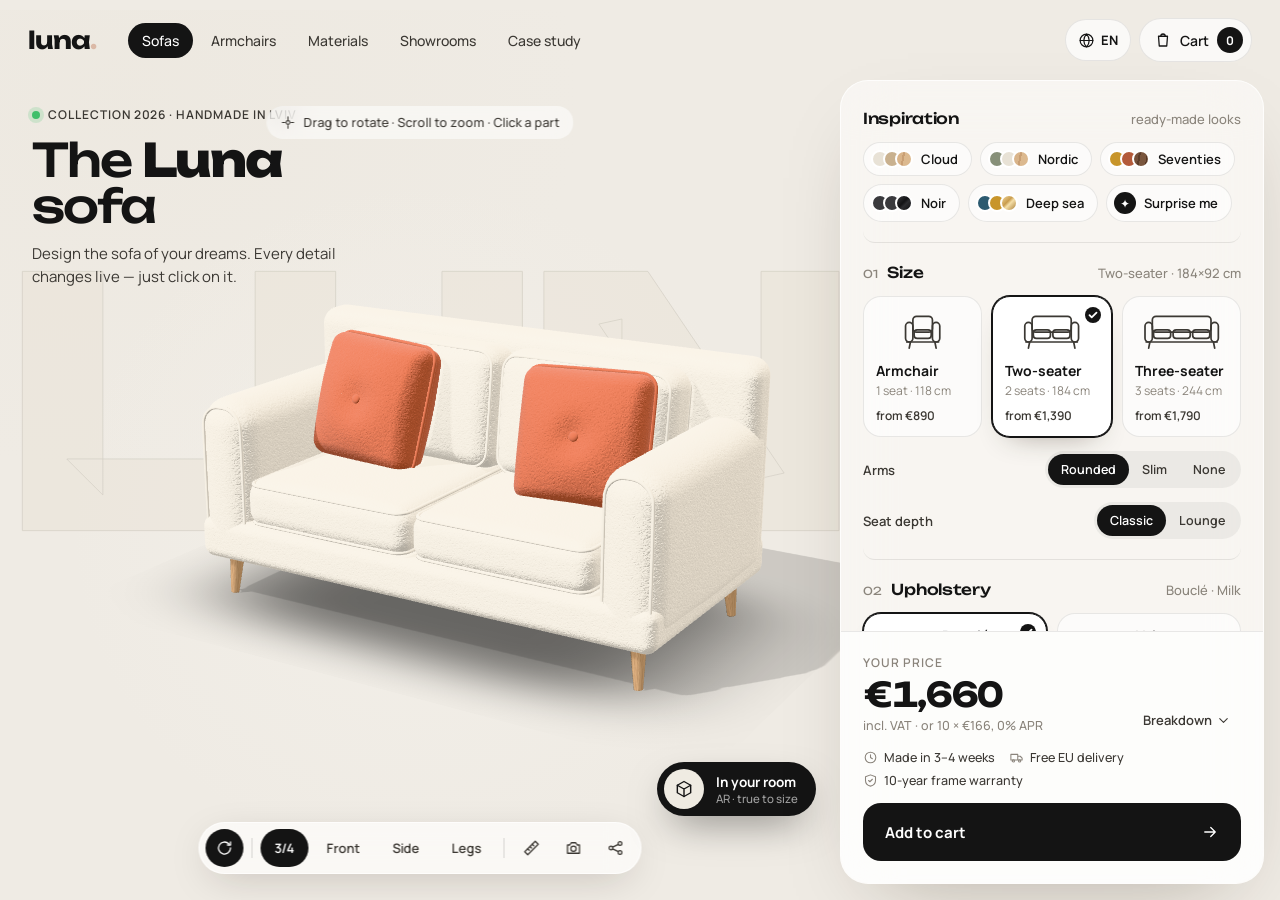
<file: index.html>
<!doctype html>
<html lang="en">
<head>
  <meta charset="utf-8" />
  <meta name="viewport" content="width=device-width, initial-scale=1, viewport-fit=cover" />
  <title data-i18n="meta.sofas.title">Luna — 3D sofa configurator</title>
  <meta name="description" data-i18n-attr="content:meta.sofas.desc" content="Design your Luna sofa in 3D: size, fabric, colour, legs and details — the price updates instantly." />
  <meta property="og:type" content="website" />
  <meta property="og:title" content="Luna — 3D sofa configurator" />
  <meta property="og:description" content="Change size, fabric, colour and legs — the price updates as you go. Try it in your room with AR." />
  <meta property="og:image" content="https://sek1rovich.github.io/luna-configurator/assets/og.png" />
  <meta name="twitter:card" content="summary_large_image" />
  <meta property="og:url" content="https://sek1rovich.github.io/luna-configurator/" />
  <link rel="canonical" href="https://sek1rovich.github.io/luna-configurator/" />
  <meta name="theme-color" content="#efebe4" />
  <link rel="icon" href="assets/favicon.svg" type="image/svg+xml" />
  <link rel="stylesheet" href="assets/fonts/fonts.css" />
  <link rel="stylesheet" href="styles.css" />
  <link rel="stylesheet" href="site.css" />
  <script type="importmap">
    {
      "imports": {
        "three": "./vendor/three/build/three.module.js",
        "three/addons/": "./vendor/three/examples/jsm/"
      }
    }
  </script>
</head>
<body data-page="sofas">
  <div class="loader" id="loader">
    <div class="loader-mark">luna<span>.</span></div>
    <div class="loader-bar"><i></i></div>
    <p data-i18n="cfg.loader">Stitching your sofa…</p>
  </div>

  <div class="app">
    <header class="topbar" id="topbar"></header>

    <main class="stage" id="stage">
      <div class="bg-word" id="bgWord" aria-hidden="true">LUNA</div>
      <div class="viewport" id="viewport"></div>

      <div class="stage-info">
        <p class="eyebrow"><span class="dot"></span><span data-i18n="cfg.eyebrow">Collection 2026 · Handmade in Lviv</span></p>
        <h1 data-i18n-html="cfg.title">The <em>Luna</em> sofa</h1>
        <p class="lede" data-i18n="cfg.lede">Design the sofa of your dreams. Every detail changes live — just click on it.</p>
      </div>

      <div class="hint" id="hint">
        <svg viewBox="0 0 24 24"><path d="M12 3v4M12 17v4M3 12h4M17 12h4"/><circle cx="12" cy="12" r="3"/></svg>
        <span data-i18n="cfg.hint">Drag to rotate · Scroll to zoom · Click a part</span>
      </div>

      <div class="toolbar" role="toolbar" data-i18n-attr="aria-label:cfg.tool.view" aria-label="View">
        <button class="tool is-on" id="autoBtn" data-i18n-attr="title:cfg.tool.auto;aria-label:cfg.tool.auto" title="Auto-rotate" aria-label="Auto-rotate" aria-pressed="true">
          <svg viewBox="0 0 24 24"><path d="M20 12a8 8 0 1 1-2.3-5.6"/><path d="M20 4v4h-4"/></svg>
        </button>
        <span class="tool-sep"></span>
        <button class="tool tool-text is-on" data-view="hero">3/4</button>
        <button class="tool tool-text" data-view="front" data-i18n="cfg.view.front">Front</button>
        <button class="tool tool-text" data-view="side" data-i18n="cfg.view.side">Side</button>
        <button class="tool tool-text" data-view="legs" data-i18n="cfg.view.legs">Legs</button>
        <span class="tool-sep"></span>
        <button class="tool" id="dimsBtn" data-i18n-attr="title:cfg.tool.dims;aria-label:cfg.tool.dims" title="Dimensions" aria-label="Dimensions" aria-pressed="false">
          <svg viewBox="0 0 24 24"><path d="M3 17 17 3l4 4L7 21l-4-4Z"/><path d="m7 13 2 2M10 10l2 2M13 7l2 2"/></svg>
        </button>
        <button class="tool" id="shotBtn" data-i18n-attr="title:cfg.tool.photo;aria-label:cfg.tool.photo" title="Save photo" aria-label="Save photo">
          <svg viewBox="0 0 24 24"><path d="M4 8h3l2-3h6l2 3h3v11H4V8Z"/><circle cx="12" cy="13" r="3.5"/></svg>
        </button>
        <button class="tool" id="shareBtn" data-i18n-attr="title:cfg.tool.share;aria-label:cfg.tool.share" title="Share this configuration" aria-label="Share this configuration">
          <svg viewBox="0 0 24 24"><circle cx="6" cy="12" r="2.5"/><circle cx="18" cy="6" r="2.5"/><circle cx="18" cy="18" r="2.5"/><path d="m8.2 10.8 7.6-3.6M8.2 13.2l7.6 3.6"/></svg>
        </button>
      </div>

      <button class="ar-pill" id="arBtn">
        <span class="ar-pill-icon"><svg viewBox="0 0 24 24"><path d="M12 3 4 7.5v9L12 21l8-4.5v-9L12 3Z"/><path d="m4 7.5 8 4.5 8-4.5M12 12v9"/></svg></span>
        <span><b data-i18n="ar.pill">In your room</b><small data-i18n="ar.pillSub">AR · true to size</small></span>
      </button>

      <div class="tooltip" id="tooltip"></div>
    </main>

    <aside class="panel" id="panel">
      <div class="panel-scroll" id="panelScroll">
        <section class="block presets">
          <div class="block-head"><h2 data-i18n="cfg.inspiration">Inspiration</h2><span class="block-val" data-i18n="cfg.inspirationSub">ready-made looks</span></div>
          <div class="chips" id="presets"></div>
        </section>

        <section class="block" id="sec-size">
          <div class="block-head"><h2><i>01</i><span data-i18n="cfg.sec.size">Size</span></h2><span class="block-val" id="val-size"></span></div>
          <div class="grid grid-3" id="opt-size"></div>
          <div class="row">
            <span class="row-label" data-i18n="cfg.arms">Arms</span>
            <div class="seg" id="opt-arms"></div>
          </div>
          <div class="row">
            <span class="row-label" data-i18n="cfg.depth">Seat depth</span>
            <div class="seg" id="opt-depth"></div>
          </div>
        </section>

        <section class="block" id="sec-material">
          <div class="block-head"><h2><i>02</i><span data-i18n="cfg.sec.material">Upholstery</span></h2><span class="block-val" id="val-material"></span></div>
          <div class="grid grid-2" id="opt-material"></div>
          <div class="swatches" id="opt-color"></div>
        </section>

        <section class="block" id="sec-legs">
          <div class="block-head"><h2><i>03</i><span data-i18n="cfg.sec.legs">Legs</span></h2><span class="block-val" id="val-legs"></span></div>
          <div class="grid grid-3" id="opt-legStyle"></div>
          <div class="finishes" id="opt-legFinish"></div>
        </section>

        <section class="block" id="sec-pillows">
          <div class="block-head"><h2><i>04</i><span data-i18n="cfg.sec.details">Details</span></h2><span class="block-val" id="val-pillows"></span></div>
          <div class="row">
            <span class="row-label"><span data-i18n="cfg.piping">Piping</span> <small data-i18n="cfg.pipingSub">trim along the seams</small></span>
            <div class="seg" id="opt-piping"></div>
          </div>
          <div class="row">
            <span class="row-label"><span data-i18n="cfg.back">Back</span> <small id="tuftingNote"></small></span>
            <div class="seg" id="opt-tufting"></div>
          </div>
          <div class="row">
            <span class="row-label"><span data-i18n="cfg.pillows">Cushions</span> <small id="pillowNote"></small></span>
            <div class="stepper">
              <button data-step="-1" data-i18n-attr="aria-label:cfg.pillowsLess" aria-label="Fewer cushions">−</button>
              <output id="pillowCount">0</output>
              <button data-step="1" data-i18n-attr="aria-label:cfg.pillowsMore" aria-label="More cushions">+</button>
            </div>
          </div>
          <div class="row row-stack">
            <span class="row-label"><span data-i18n="cfg.accent">Accent colour</span> <small data-i18n="cfg.accentSub">cushions and contrast piping</small></span>
          </div>
          <div class="swatches swatches-sm" id="opt-pillowColor"></div>
        </section>
      </div>

      <footer class="summary">
        <div class="summary-top">
          <div>
            <span class="summary-label" data-i18n="cfg.yourPrice">Your price</span>
            <div class="price"><span id="price">€0</span><span class="price-delta" id="priceDelta"></span></div>
            <span class="monthly" id="monthly"></span>
          </div>
          <button class="details-btn" id="detailsBtn" aria-expanded="false"><span data-i18n="cfg.breakdown">Breakdown</span>
            <svg viewBox="0 0 24 24"><path d="m6 9 6 6 6-6"/></svg>
          </button>
        </div>
        <div class="breakdown" id="breakdown"></div>
        <div class="meta" id="meta"></div>
        <button class="cta" id="ctaBtn">
          <span class="cta-label" data-i18n="cfg.cta">Add to cart</span>
          <svg viewBox="0 0 24 24"><path d="M5 12h14M13 6l6 6-6 6"/></svg>
        </button>
      </footer>
    </aside>
  </div>

  <canvas class="confetti" id="confetti"></canvas>
  <div class="toast" id="toast" role="status" aria-live="polite"></div>

  <script type="module" src="js/main.js"></script>
</body>
</html>
</file>
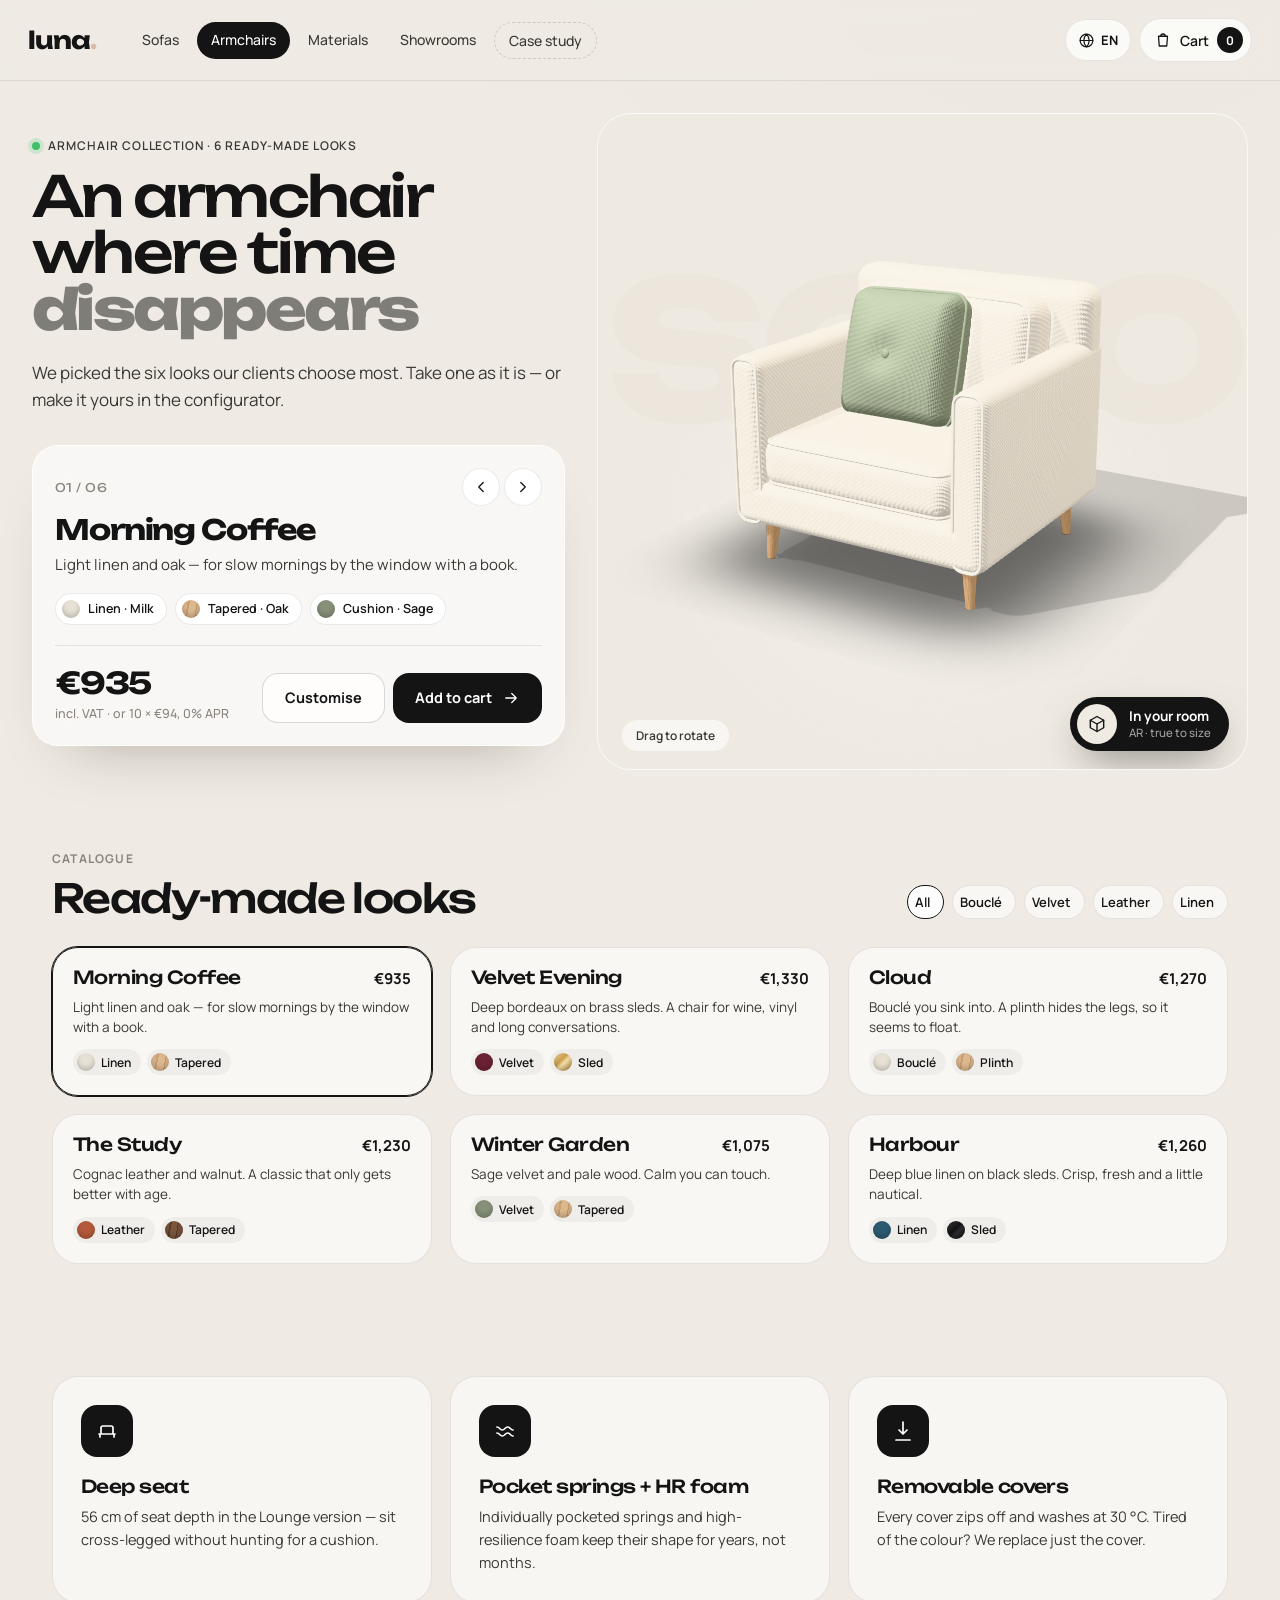
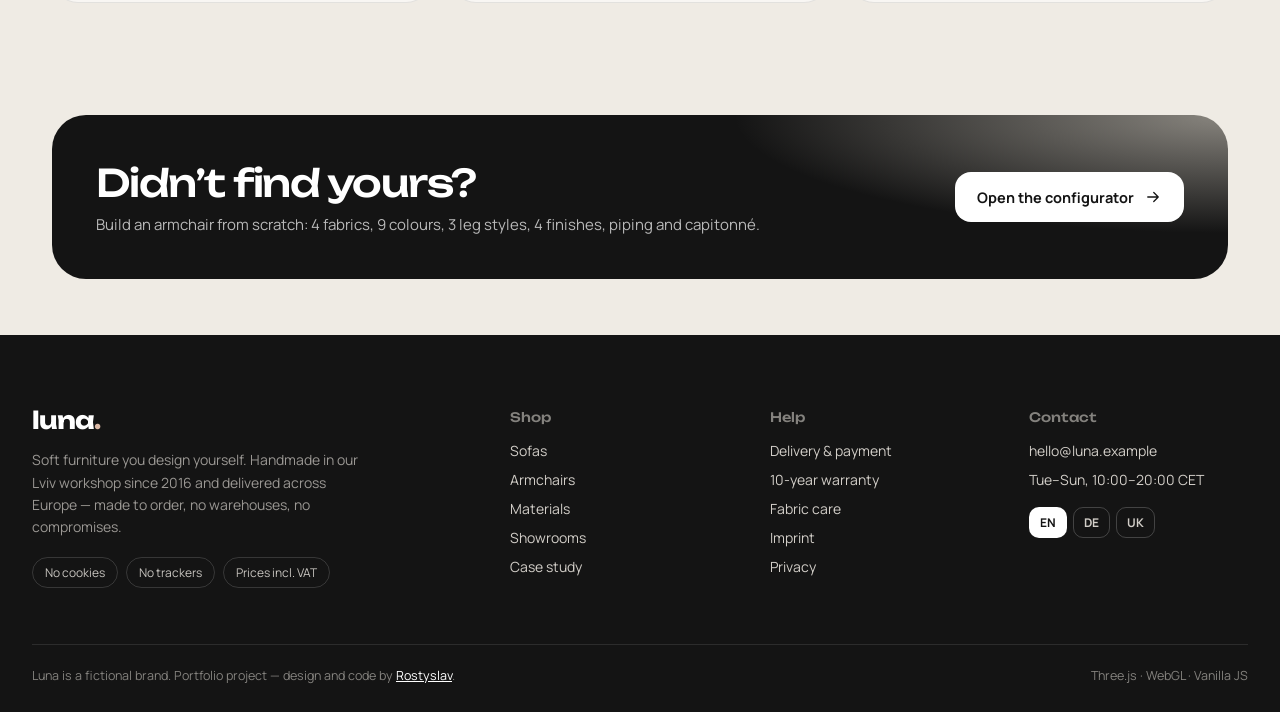
<file: armchairs.html>
<!doctype html>
<html lang="en">
<head>
  <meta charset="utf-8" />
  <meta name="viewport" content="width=device-width, initial-scale=1, viewport-fit=cover" />
  <title data-i18n="meta.armchairs.title">Luna armchairs — six looks in 3D</title>
  <meta name="description" data-i18n-attr="content:meta.armchairs.desc" content="Six ready-made Luna armchair looks: spin them in 3D, put one in your room with AR, or make it your own in the configurator." />
  <meta property="og:title" content="Luna armchairs — six looks in 3D" />
  <meta property="og:description" content="Six ready-made Luna armchair looks in 3D and AR." />
  <meta property="og:image" content="https://sek1rovich.github.io/luna-configurator/assets/og.png" />
  <meta property="og:url" content="https://sek1rovich.github.io/luna-configurator/armchairs.html" />
  <link rel="canonical" href="https://sek1rovich.github.io/luna-configurator/armchairs.html" />
  <meta name="theme-color" content="#efebe4" />
  <link rel="icon" href="assets/favicon.svg" type="image/svg+xml" />
  <link rel="stylesheet" href="assets/fonts/fonts.css" />
  <link rel="stylesheet" href="styles.css" />
  <link rel="stylesheet" href="site.css" />
  <link rel="stylesheet" href="pages.css" />
  <script type="importmap">
    {
      "imports": {
        "three": "./vendor/three/build/three.module.js",
        "three/addons/": "./vendor/three/examples/jsm/"
      }
    }
  </script>
</head>
<body data-page="armchairs">
  <header class="topbar page-topbar" id="topbar"></header>

  <main>
    <section class="ac-hero" id="acHero">
      <div class="ac-copy">
        <p class="eyebrow"><span class="dot"></span><span data-i18n="ac.eyebrow">Armchair collection · 6 ready-made looks</span></p>
        <h1 class="page-title" data-i18n-html="ac.title">An armchair where time <em>disappears</em></h1>
        <p class="page-lede" data-i18n="ac.lede">We picked the six looks our clients choose most. Take one as it is — or make it yours in the configurator.</p>

        <article class="ac-current" aria-live="polite">
          <div class="ac-current-head">
            <span class="ac-index" id="acIndex">01 / 06</span>
            <div class="ac-arrows">
              <button class="icon-btn" id="acPrev" data-i18n-attr="aria-label:ac.prev" aria-label="Previous look"><svg viewBox="0 0 24 24"><path d="M15 6l-6 6 6 6"/></svg></button>
              <button class="icon-btn" id="acNext" data-i18n-attr="aria-label:ac.next" aria-label="Next look"><svg viewBox="0 0 24 24"><path d="m9 6 6 6-6 6"/></svg></button>
            </div>
          </div>
          <h2 id="acName">—</h2>
          <p id="acMood"></p>
          <ul class="spec-chips" id="acSpecs"></ul>
          <div class="ac-buy">
            <div>
              <div class="ac-price" id="acPrice">—</div>
              <span class="monthly" id="acMonthly"></span>
            </div>
            <div class="ac-actions">
              <a class="btn btn-ghost" id="acConfigure" href="index.html" data-i18n="ac.customise">Customise</a>
              <button class="btn btn-dark" id="acAdd"><span data-i18n="ac.add">Add to cart</span> <svg viewBox="0 0 24 24"><path d="M5 12h14M13 6l6 6-6 6"/></svg></button>
            </div>
          </div>
        </article>
      </div>

      <div class="ac-stage" id="acStage">
        <div class="ac-word" id="acWord" aria-hidden="true">SOLO</div>
        <div class="ac-viewport" id="acViewport"></div>
        <span class="ac-hint" data-i18n="ac.hint">Drag to rotate</span>
        <button class="ar-pill" id="acAr">
          <span class="ar-pill-icon"><svg viewBox="0 0 24 24"><path d="M12 3 4 7.5v9L12 21l8-4.5v-9L12 3Z"/><path d="m4 7.5 8 4.5 8-4.5M12 12v9"/></svg></span>
          <span><b data-i18n="ar.pill">In your room</b><small data-i18n="ar.pillSub">AR · true to size</small></span>
        </button>
      </div>
    </section>

    <section class="section" id="looks">
      <div class="section-head" data-reveal>
        <div>
          <p class="kicker" data-i18n="ac.catalogue">Catalogue</p>
          <h2 class="section-title" data-i18n="ac.looks">Ready-made looks</h2>
        </div>
        <div class="chips" id="acFilters" role="group" data-i18n-attr="aria-label:ac.filter" aria-label="Filter by fabric"></div>
      </div>
      <div class="ac-grid" id="acGrid"></div>
    </section>

    <section class="section features">
      <div class="feature" data-reveal>
        <div class="feature-icon"><svg viewBox="0 0 24 24"><path d="M4 15h16M6 15V9a2 2 0 0 1 2-2h8a2 2 0 0 1 2 2v6M5 15v3M19 15v3"/></svg></div>
        <h3 data-i18n="ac.f1">Deep seat</h3>
        <p data-i18n="ac.f1Text">56 cm of seat depth in the Lounge version — sit cross-legged without hunting for a cushion.</p>
      </div>
      <div class="feature" data-reveal style="--d: 0.08s">
        <div class="feature-icon"><svg viewBox="0 0 24 24"><path d="M4 8c2.7 0 2.7 3 5.3 3S12 8 14.7 8 17.3 11 20 11M4 14c2.7 0 2.7 3 5.3 3s2.7-3 5.4-3 2.6 3 5.3 3"/></svg></div>
        <h3 data-i18n="ac.f2">Pocket springs + HR foam</h3>
        <p data-i18n="ac.f2Text">Individually pocketed springs and high-resilience foam keep their shape for years, not months.</p>
      </div>
      <div class="feature" data-reveal style="--d: 0.16s">
        <div class="feature-icon"><svg viewBox="0 0 24 24"><path d="M12 3v12M8 11l4 4 4-4M5 21h14"/></svg></div>
        <h3 data-i18n="ac.f3">Removable covers</h3>
        <p data-i18n="ac.f3Text">Every cover zips off and washes at 30 °C. Tired of the colour? We replace just the cover.</p>
      </div>
    </section>

    <section class="section">
      <div class="cta-band" data-reveal>
        <div>
          <h2 data-i18n="ac.ctaTitle">Didn’t find yours?</h2>
          <p data-i18n="ac.ctaText">Build an armchair from scratch: 4 fabrics, 9 colours, 3 leg styles, 4 finishes, piping and capitonné.</p>
        </div>
        <a class="btn btn-light" href="index.html#size=armchair&arms=round&depth=lounge&material=boucle&color=sand&legStyle=taper&legFinish=walnut&pillows=1&pillowColor=terracotta&piping=tone&tufting=off"><span data-i18n="ac.ctaBtn">Open the configurator</span> <svg viewBox="0 0 24 24"><path d="M5 12h14M13 6l6 6-6 6"/></svg></a>
      </div>
    </section>
  </main>

  <footer class="footer" id="footer"></footer>
  <script type="module" src="js/armchairs.js"></script>
</body>
</html>
</file>
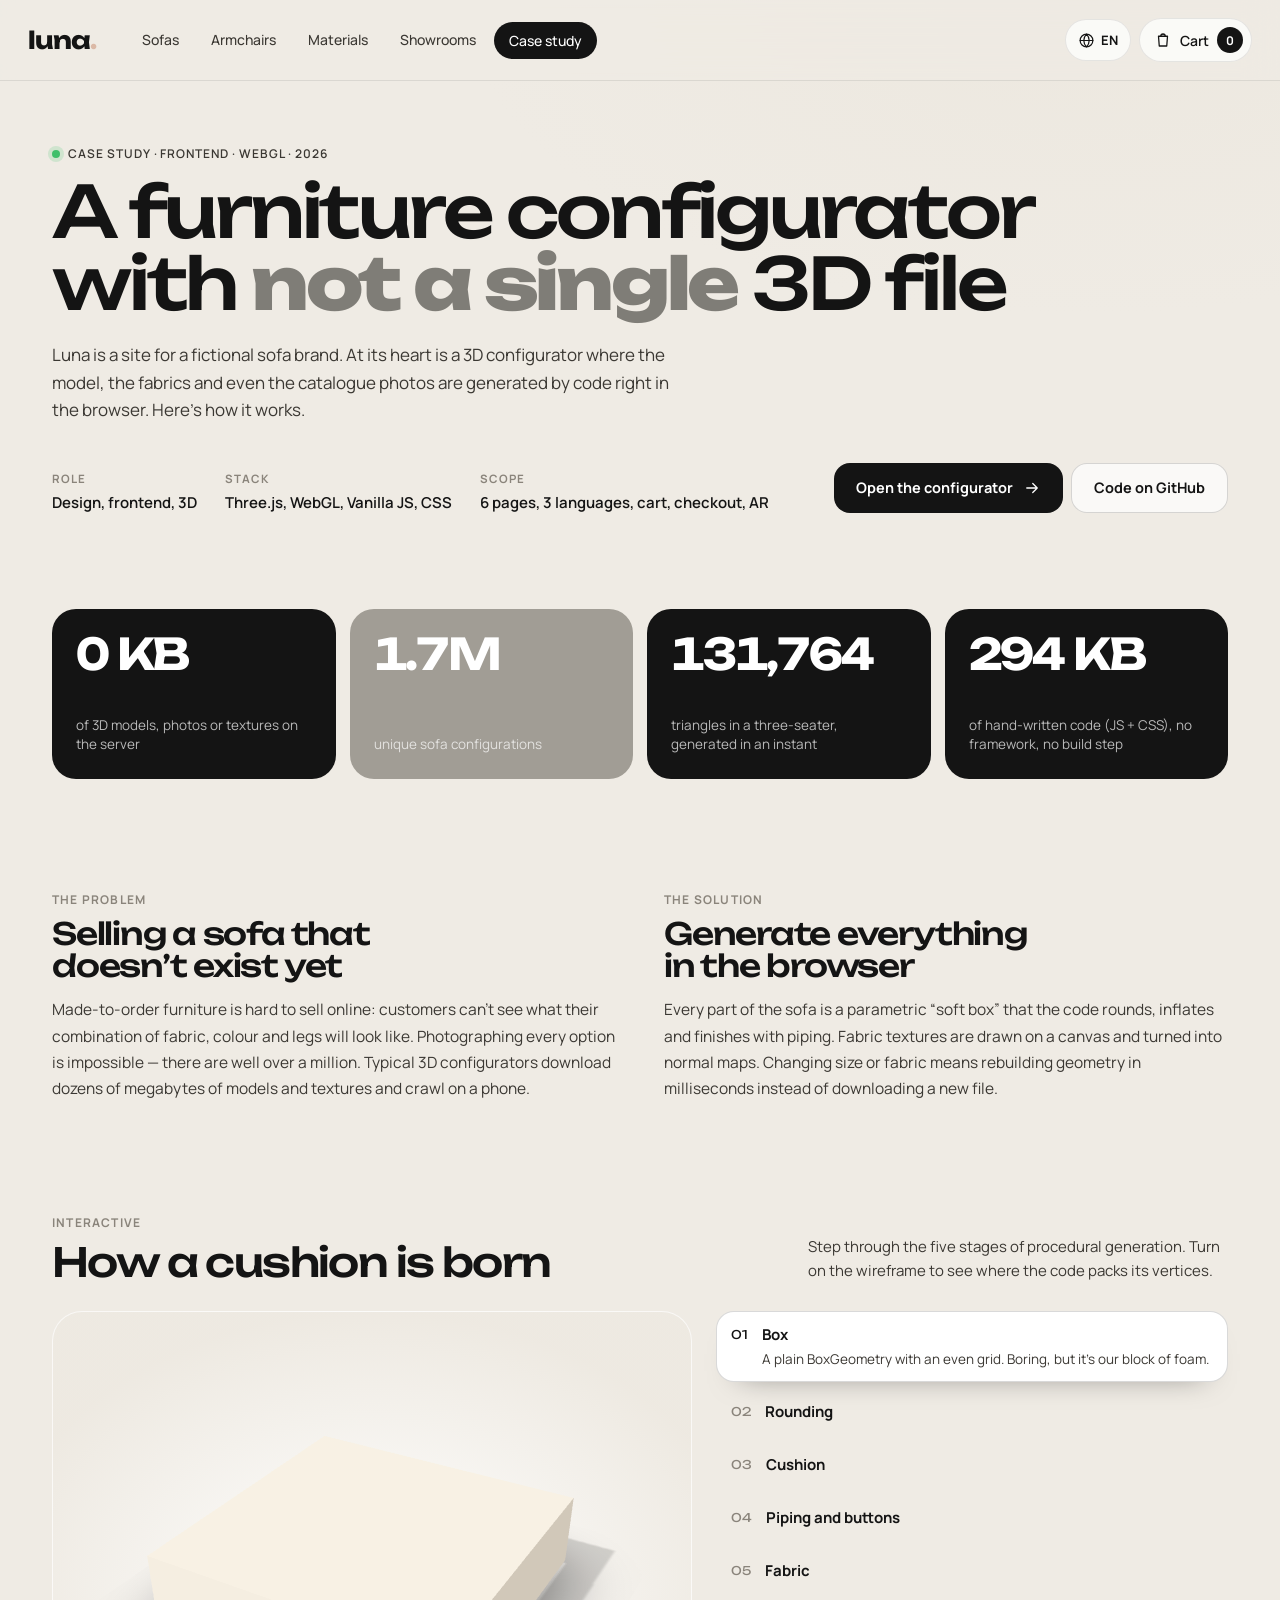
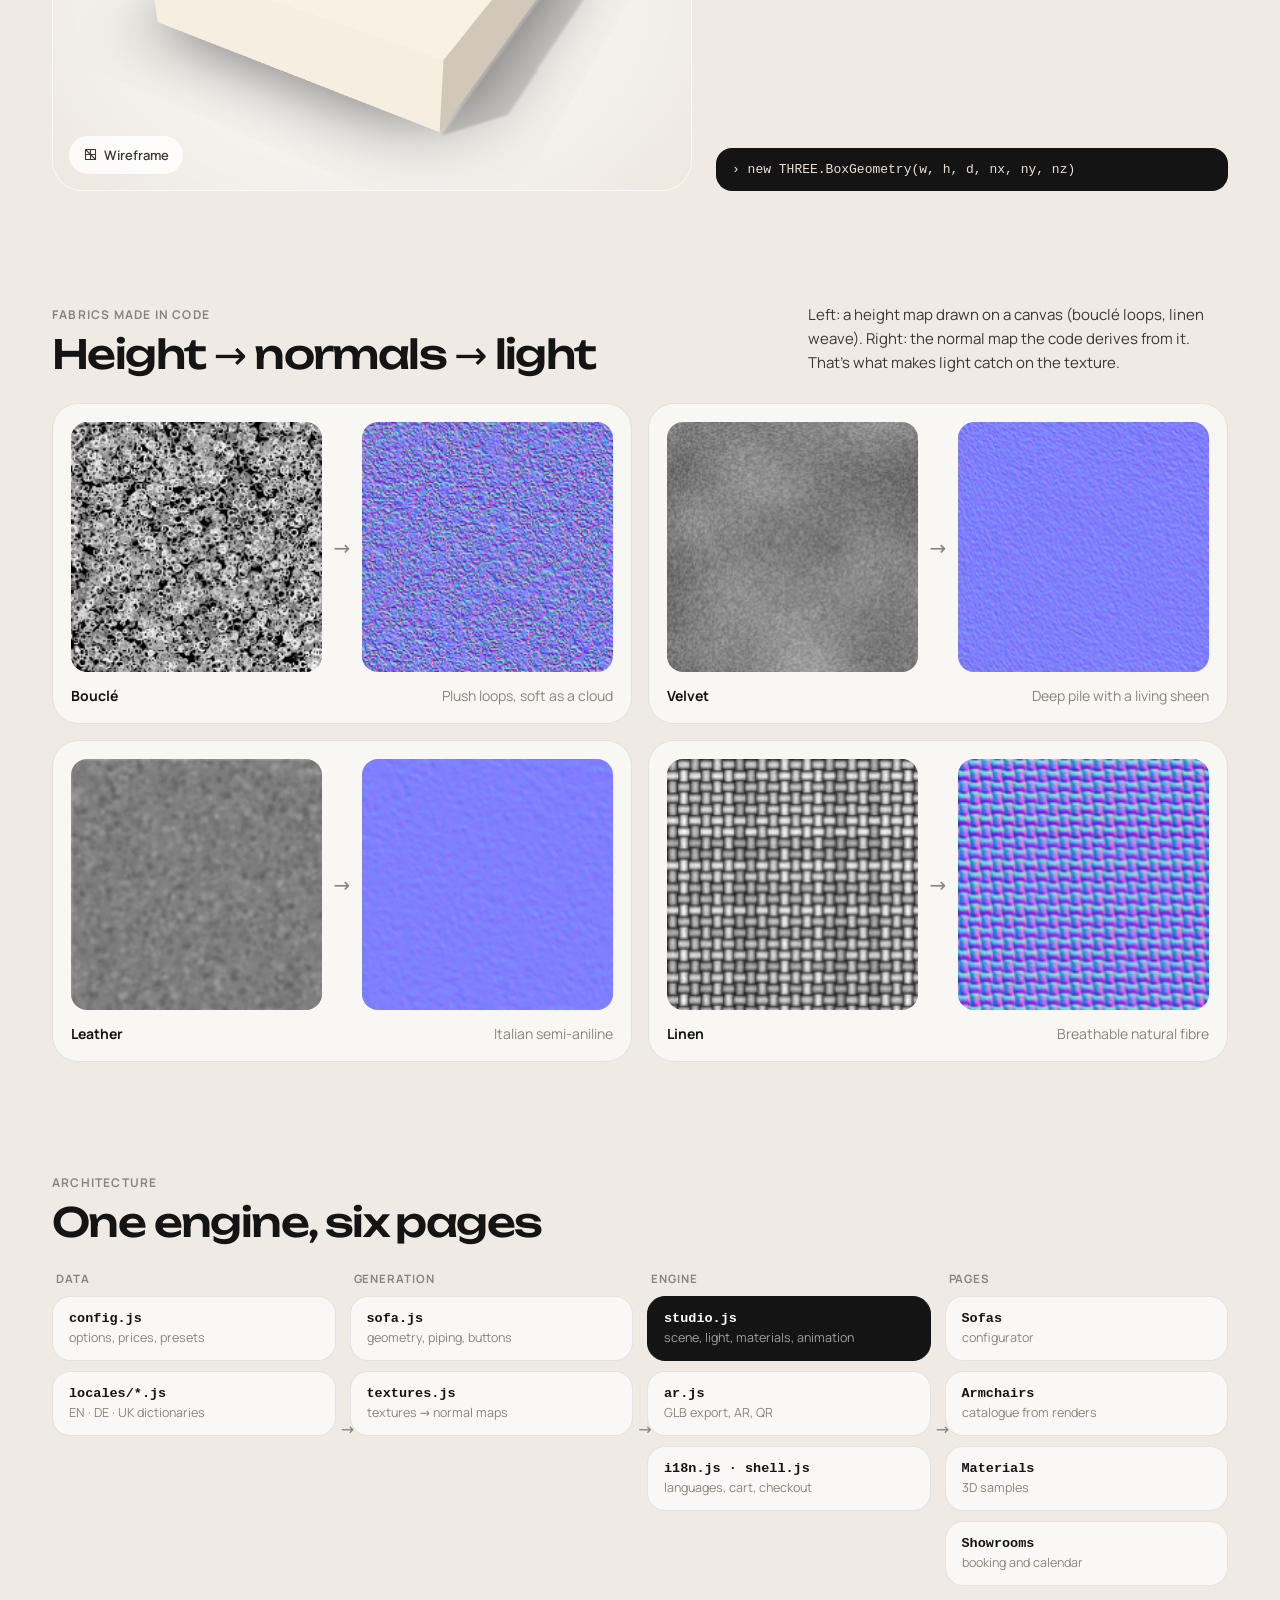
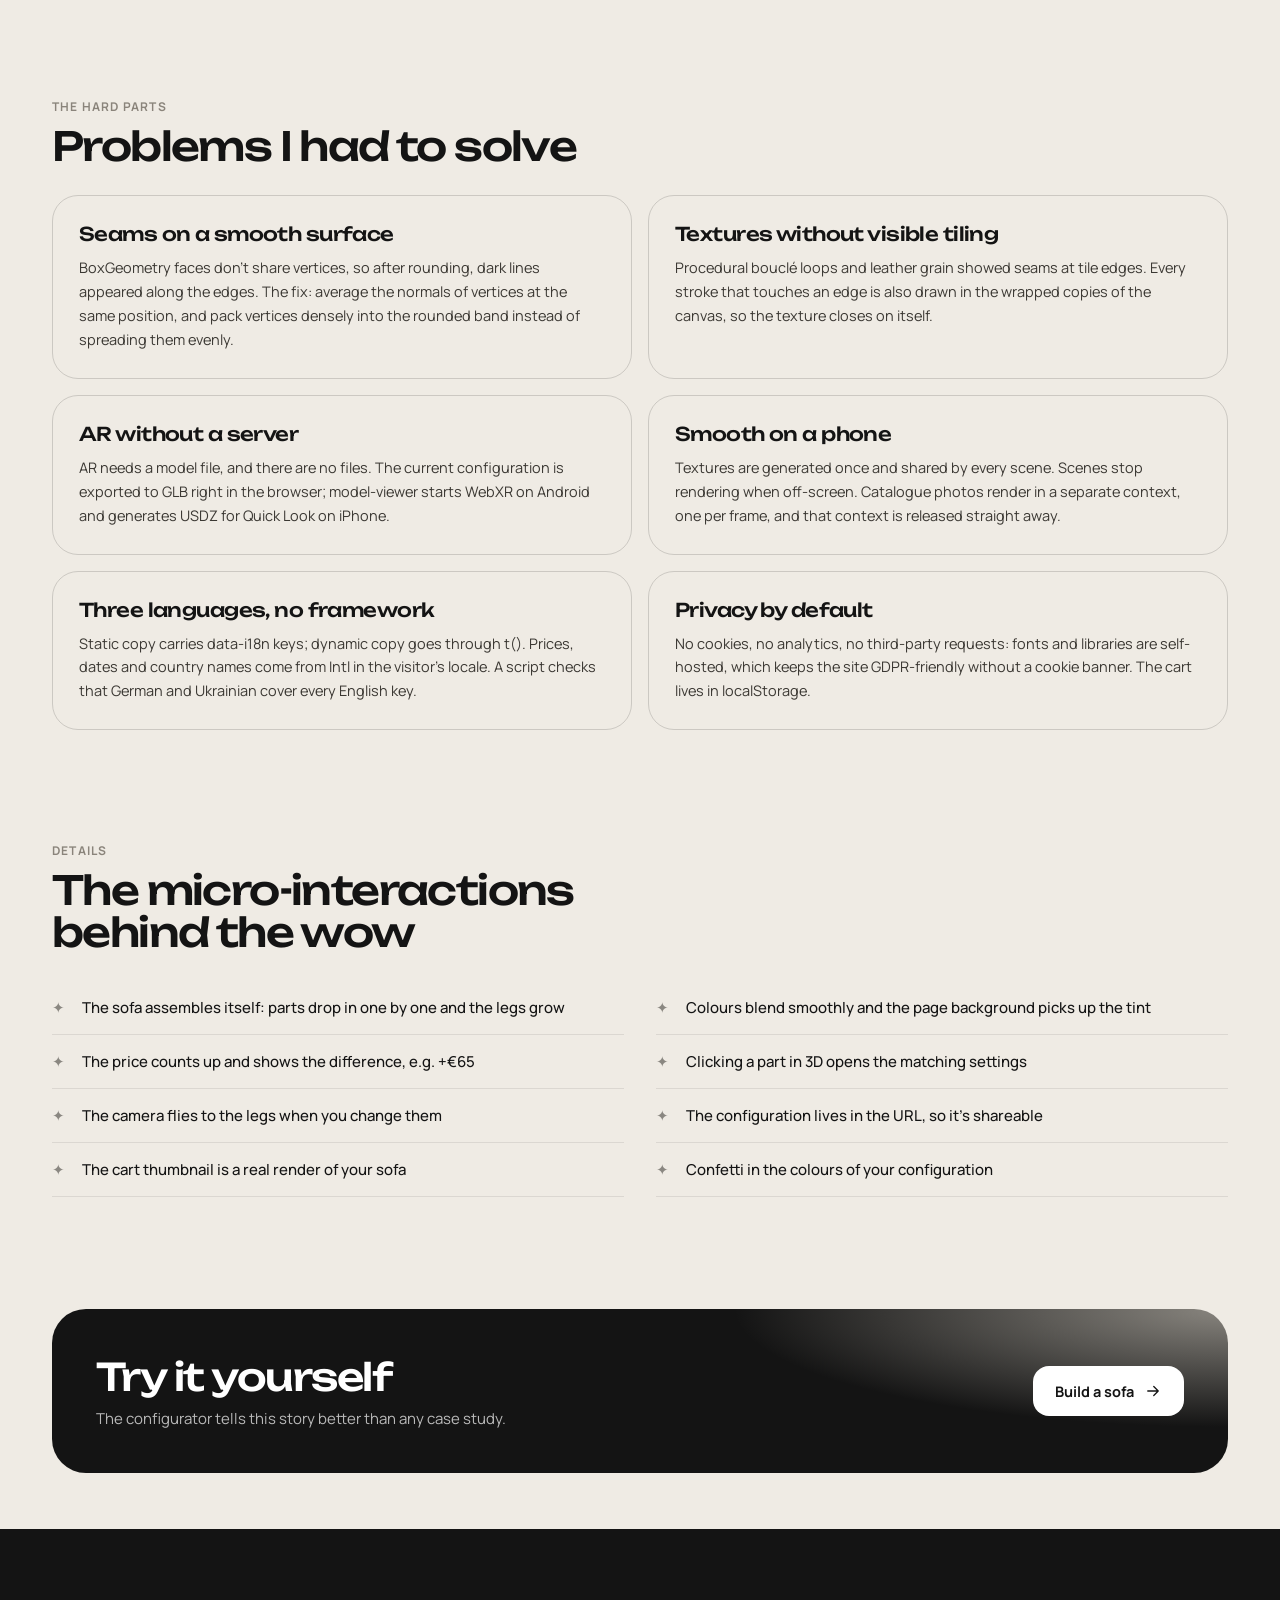
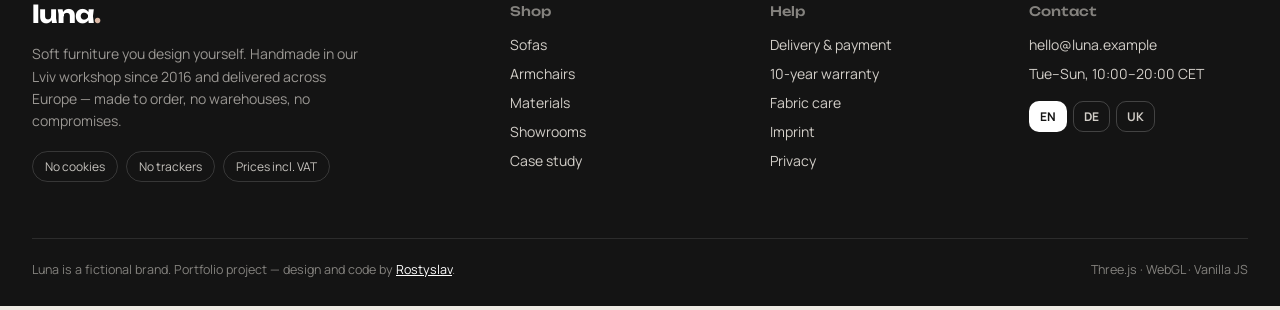
<file: case.html>
<!doctype html>
<html lang="en">
<head>
  <meta charset="utf-8" />
  <meta name="viewport" content="width=device-width, initial-scale=1, viewport-fit=cover" />
  <title data-i18n="meta.case.title">Luna case study — a 3D configurator without a single 3D file</title>
  <meta name="description" data-i18n-attr="content:meta.case.desc" content="How Luna works: a procedural sofa model, fabrics made in code, live pricing, AR in the browser and three languages — without a single 3D file." />
  <meta property="og:type" content="article" />
  <meta property="og:title" content="Case study: Luna — a 3D configurator without 3D files" />
  <meta property="og:description" content="Procedural model, fabrics made in code, AR in the browser." />
  <meta property="og:image" content="https://sek1rovich.github.io/luna-configurator/assets/og.png" />
  <meta property="og:url" content="https://sek1rovich.github.io/luna-configurator/case.html" />
  <link rel="canonical" href="https://sek1rovich.github.io/luna-configurator/case.html" />
  <meta name="theme-color" content="#efebe4" />
  <link rel="icon" href="assets/favicon.svg" type="image/svg+xml" />
  <link rel="stylesheet" href="assets/fonts/fonts.css" />
  <link rel="stylesheet" href="styles.css" />
  <link rel="stylesheet" href="site.css" />
  <link rel="stylesheet" href="pages.css" />
  <script type="importmap">
    {
      "imports": {
        "three": "./vendor/three/build/three.module.js",
        "three/addons/": "./vendor/three/examples/jsm/"
      }
    }
  </script>
</head>
<body data-page="case">
  <header class="topbar page-topbar" id="topbar"></header>

  <main>
    <section class="page-hero cs-hero">
      <p class="eyebrow"><span class="dot"></span><span data-i18n="case.eyebrow">Case study · Frontend · WebGL · 2026</span></p>
      <h1 class="page-title" data-i18n-html="case.title">A furniture configurator with <em>not a single</em> 3D file</h1>
      <p class="page-lede" data-i18n="case.lede">Luna is a site for a fictional sofa brand. At its heart is a 3D configurator where the model, the fabrics and even the catalogue photos are generated by code right in the browser. Here’s how it works.</p>
      <dl class="cs-meta">
        <div><dt data-i18n="case.role">Role</dt><dd data-i18n="case.roleText">Design, frontend, 3D</dd></div>
        <div><dt data-i18n="case.stack">Stack</dt><dd>Three.js, WebGL, Vanilla JS, CSS</dd></div>
        <div><dt data-i18n="case.scope">Scope</dt><dd data-i18n="case.scopeText">6 pages, 3 languages, cart, checkout, AR</dd></div>
        <div class="cs-links">
          <a class="btn btn-dark" href="index.html"><span data-i18n="case.open">Open the configurator</span> <svg viewBox="0 0 24 24"><path d="M5 12h14M13 6l6 6-6 6"/></svg></a>
          <a class="btn btn-ghost" id="repoLink" href="#" target="_blank" rel="noopener" data-i18n="case.code">Code on GitHub</a>
        </div>
      </dl>
    </section>

    <section class="section">
      <div class="cs-numbers" id="numbers">
        <div data-reveal><b>0 KB</b><span data-i18n="case.n1">of 3D models, photos or textures on the server</span></div>
        <div data-reveal style="--d: 0.06s"><b id="numCombos">—</b><span data-i18n="case.n2">unique sofa configurations</span></div>
        <div data-reveal style="--d: 0.12s"><b id="numTris">—</b><span data-i18n="case.n3">triangles in a three-seater, generated in an instant</span></div>
        <div data-reveal style="--d: 0.18s"><b id="numCode">—</b><span data-i18n="case.n4">of hand-written code (JS + CSS), no framework, no build step</span></div>
      </div>
    </section>

    <section class="section cs-two">
      <div data-reveal>
        <p class="kicker" data-i18n="case.taskKicker">The problem</p>
        <h2 class="section-title" data-i18n="case.taskTitle">Selling a sofa that doesn’t exist yet</h2>
        <p data-i18n="case.taskText">Made-to-order furniture is hard to sell online: customers can’t see what their combination of fabric, colour and legs will look like. Photographing every option is impossible — there are well over a million. Typical 3D configurators download dozens of megabytes of models and textures and crawl on a phone.</p>
      </div>
      <div data-reveal style="--d: 0.08s">
        <p class="kicker" data-i18n="case.solKicker">The solution</p>
        <h2 class="section-title" data-i18n="case.solTitle">Generate everything in the browser</h2>
        <p data-i18n="case.solText">Every part of the sofa is a parametric “soft box” that the code rounds, inflates and finishes with piping. Fabric textures are drawn on a canvas and turned into normal maps. Changing size or fabric means rebuilding geometry in milliseconds instead of downloading a new file.</p>
      </div>
    </section>

    <section class="section" id="pipeline">
      <div class="section-head" data-reveal>
        <div>
          <p class="kicker" data-i18n="case.pipeKicker">Interactive</p>
          <h2 class="section-title" data-i18n="case.pipeTitle">How a cushion is born</h2>
        </div>
        <p class="section-sub" data-i18n="case.pipeText">Step through the five stages of procedural generation. Turn on the wireframe to see where the code packs its vertices.</p>
      </div>
      <div class="pipe" data-reveal>
        <div class="pipe-stage">
          <div class="pipe-viewport" id="pipeViewport"></div>
          <button class="tool tool-text pipe-wire" id="pipeWire" aria-pressed="false">
            <svg viewBox="0 0 24 24"><path d="M4 4h16v16H4zM4 12h16M12 4v16M4 4l16 16"/></svg><span data-i18n="case.wire">Wireframe</span>
          </button>
        </div>
        <div class="pipe-side">
          <ol class="pipe-steps" id="pipeSteps"></ol>
          <div class="pipe-code" id="pipeCode"></div>
        </div>
      </div>
    </section>

    <section class="section" id="fabrics">
      <div class="section-head" data-reveal>
        <div>
          <p class="kicker" data-i18n="case.fabKicker">Fabrics made in code</p>
          <h2 class="section-title" data-i18n="case.fabTitle">Height → normals → light</h2>
        </div>
        <p class="section-sub" data-i18n="case.fabText">Left: a height map drawn on a canvas (bouclé loops, linen weave). Right: the normal map the code derives from it. That’s what makes light catch on the texture.</p>
      </div>
      <div class="fab-grid" id="fabGrid"></div>
    </section>

    <section class="section">
      <div class="section-head" data-reveal>
        <div>
          <p class="kicker" data-i18n="case.archKicker">Architecture</p>
          <h2 class="section-title" data-i18n="case.archTitle">One engine, six pages</h2>
        </div>
      </div>
      <div class="arch" data-reveal>
        <div class="arch-col">
          <span class="arch-label" data-i18n="case.archData">Data</span>
          <div class="arch-box"><b>config.js</b><small data-i18n="case.aConfig">options, prices, presets</small></div>
          <div class="arch-box"><b>locales/*.js</b><small data-i18n="case.aLocales">EN · DE · UK dictionaries</small></div>
        </div>
        <div class="arch-col">
          <span class="arch-label" data-i18n="case.archGen">Generation</span>
          <div class="arch-box"><b>sofa.js</b><small data-i18n="case.aSofa">geometry, piping, buttons</small></div>
          <div class="arch-box"><b>textures.js</b><small data-i18n="case.aTex">textures → normal maps</small></div>
        </div>
        <div class="arch-col">
          <span class="arch-label" data-i18n="case.archEngine">Engine</span>
          <div class="arch-box arch-dark"><b>studio.js</b><small data-i18n="case.aStudio">scene, light, materials, animation</small></div>
          <div class="arch-box"><b>ar.js</b><small data-i18n="case.aAr">GLB export, AR, QR</small></div>
          <div class="arch-box"><b>i18n.js · shell.js</b><small data-i18n="case.aShell">languages, cart, checkout</small></div>
        </div>
        <div class="arch-col">
          <span class="arch-label" data-i18n="case.archPages">Pages</span>
          <a class="arch-box" href="index.html"><b data-i18n="nav.sofas">Sofas</b><small data-i18n="case.pSofas">configurator</small></a>
          <a class="arch-box" href="armchairs.html"><b data-i18n="nav.armchairs">Armchairs</b><small data-i18n="case.pArm">catalogue from renders</small></a>
          <a class="arch-box" href="materials.html"><b data-i18n="nav.materials">Materials</b><small data-i18n="case.pMat">3D samples</small></a>
          <a class="arch-box" href="showroom.html"><b data-i18n="nav.showroom">Showrooms</b><small data-i18n="case.pShow">booking and calendar</small></a>
        </div>
      </div>
    </section>

    <section class="section">
      <div class="section-head" data-reveal>
        <div>
          <p class="kicker" data-i18n="case.hardKicker">The hard parts</p>
          <h2 class="section-title" data-i18n="case.hardTitle">Problems I had to solve</h2>
        </div>
      </div>
      <div class="cs-problems">
        <article data-reveal>
          <h3 data-i18n="case.h1">Seams on a smooth surface</h3>
          <p data-i18n="case.h1Text">BoxGeometry faces don’t share vertices, so after rounding, dark lines appeared along the edges. The fix: average the normals of vertices at the same position, and pack vertices densely into the rounded band instead of spreading them evenly.</p>
        </article>
        <article data-reveal style="--d: 0.06s">
          <h3 data-i18n="case.h2">Textures without visible tiling</h3>
          <p data-i18n="case.h2Text">Procedural bouclé loops and leather grain showed seams at tile edges. Every stroke that touches an edge is also drawn in the wrapped copies of the canvas, so the texture closes on itself.</p>
        </article>
        <article data-reveal style="--d: 0.12s">
          <h3 data-i18n="case.h3">AR without a server</h3>
          <p data-i18n="case.h3Text">AR needs a model file, and there are no files. The current configuration is exported to GLB right in the browser; model-viewer starts WebXR on Android and generates USDZ for Quick Look on iPhone.</p>
        </article>
        <article data-reveal style="--d: 0.18s">
          <h3 data-i18n="case.h4">Smooth on a phone</h3>
          <p data-i18n="case.h4Text">Textures are generated once and shared by every scene. Scenes stop rendering when off-screen. Catalogue photos render in a separate context, one per frame, and that context is released straight away.</p>
        </article>
        <article data-reveal>
          <h3 data-i18n="case.h5">Three languages, no framework</h3>
          <p data-i18n="case.h5Text">Static copy carries data-i18n keys; dynamic copy goes through t(). Prices, dates and country names come from Intl in the visitor’s locale. A script checks that German and Ukrainian cover every English key.</p>
        </article>
        <article data-reveal style="--d: 0.06s">
          <h3 data-i18n="case.h6">Privacy by default</h3>
          <p data-i18n="case.h6Text">No cookies, no analytics, no third-party requests: fonts and libraries are self-hosted, which keeps the site GDPR-friendly without a cookie banner. The cart lives in localStorage.</p>
        </article>
      </div>
    </section>

    <section class="section">
      <div class="section-head" data-reveal>
        <div>
          <p class="kicker" data-i18n="case.detKicker">Details</p>
          <h2 class="section-title" data-i18n="case.detTitle">The micro-interactions behind the wow</h2>
        </div>
      </div>
      <ul class="cs-details" data-reveal>
        <li data-i18n="case.d1">The sofa assembles itself: parts drop in one by one and the legs grow</li>
        <li data-i18n="case.d2">Colours blend smoothly and the page background picks up the tint</li>
        <li data-i18n="case.d3">The price counts up and shows the difference, e.g. +€65</li>
        <li data-i18n="case.d4">Clicking a part in 3D opens the matching settings</li>
        <li data-i18n="case.d5">The camera flies to the legs when you change them</li>
        <li data-i18n="case.d6">The configuration lives in the URL, so it’s shareable</li>
        <li data-i18n="case.d7">The cart thumbnail is a real render of your sofa</li>
        <li data-i18n="case.d8">Confetti in the colours of your configuration</li>
      </ul>
    </section>

    <section class="section">
      <div class="cta-band" data-reveal>
        <div>
          <h2 data-i18n="case.ctaTitle">Try it yourself</h2>
          <p data-i18n="case.ctaText">The configurator tells this story better than any case study.</p>
        </div>
        <a class="btn btn-light" href="index.html"><span data-i18n="case.ctaBtn">Build a sofa</span> <svg viewBox="0 0 24 24"><path d="M5 12h14M13 6l6 6-6 6"/></svg></a>
      </div>
    </section>
  </main>

  <footer class="footer" id="footer"></footer>
  <script type="module" src="js/case.js"></script>
</body>
</html>
</file>
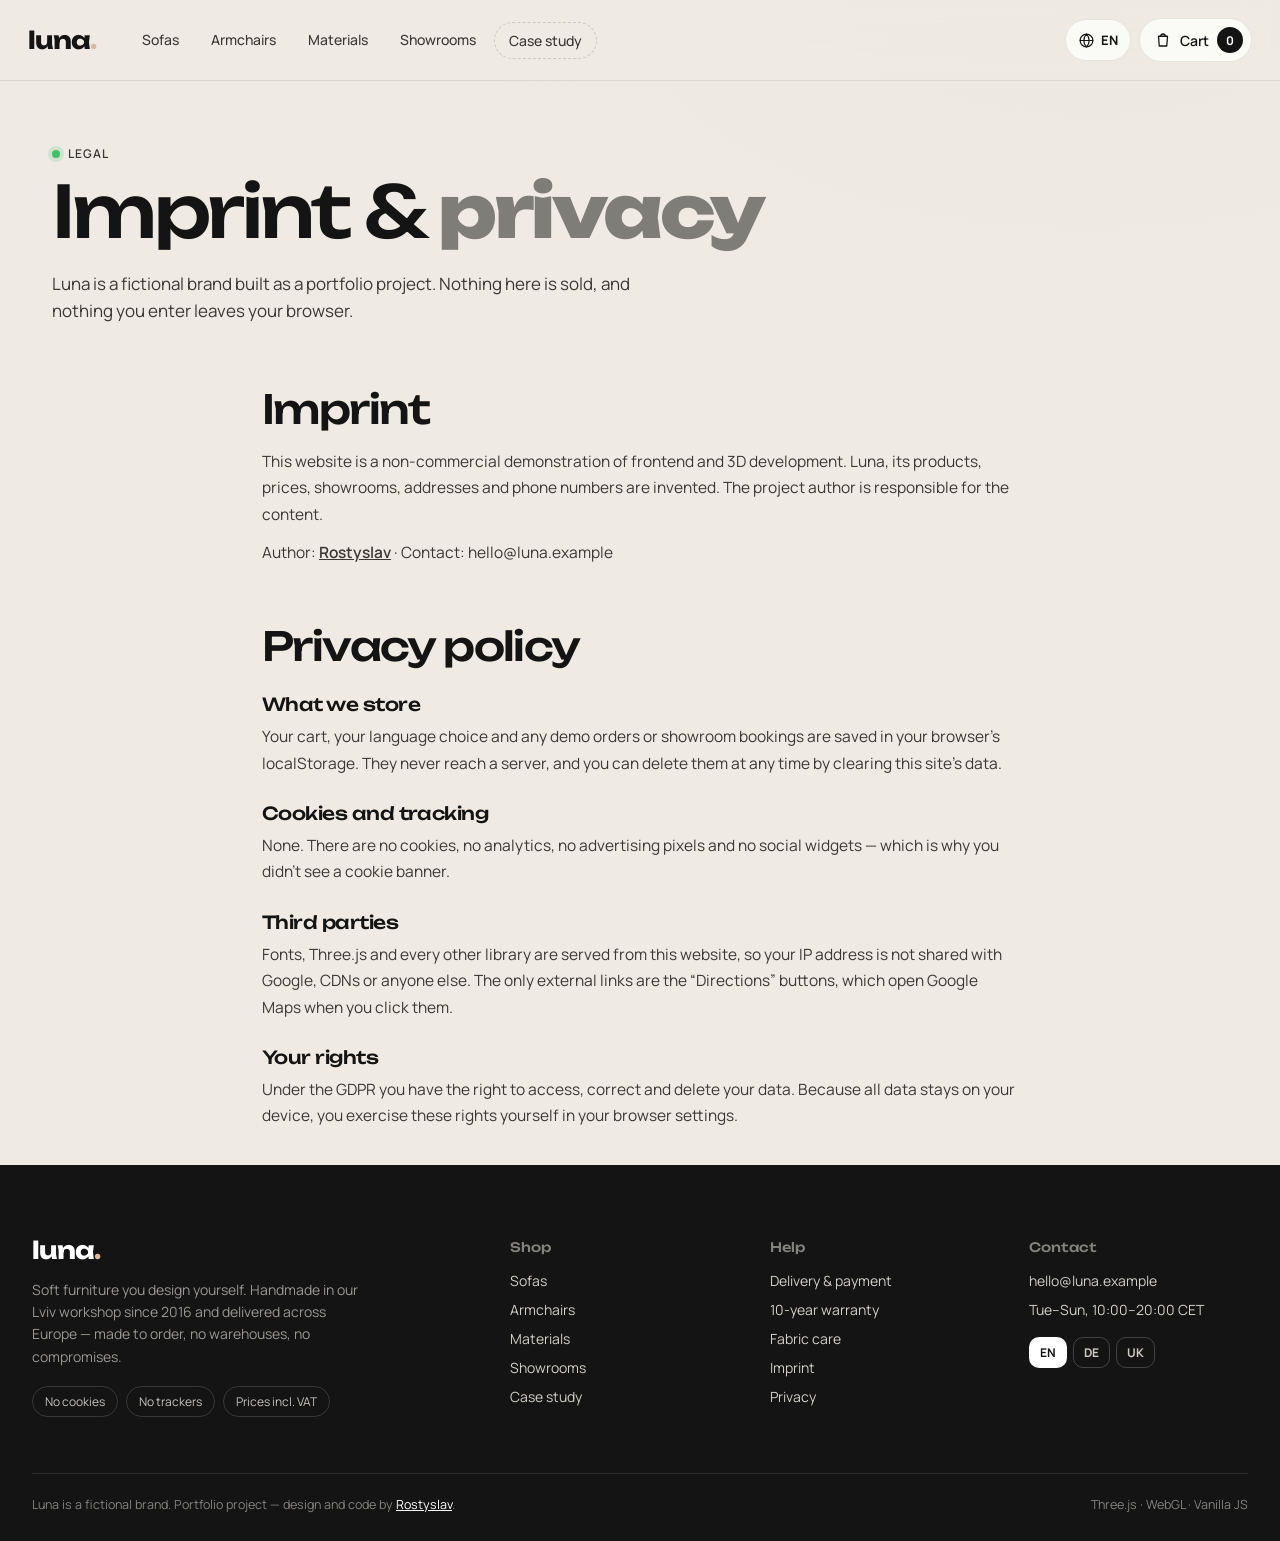
<file: legal.html>
<!doctype html>
<html lang="en">
<head>
  <meta charset="utf-8" />
  <meta name="viewport" content="width=device-width, initial-scale=1, viewport-fit=cover" />
  <title data-i18n="meta.legal.title">Imprint and privacy — Luna</title>
  <meta name="description" data-i18n-attr="content:meta.legal.desc" content="Imprint and privacy policy of the Luna demo site: no cookies, no tracking, no data leaves your browser." />
  <meta name="robots" content="noindex" />
  <meta name="theme-color" content="#efebe4" />
  <link rel="icon" href="assets/favicon.svg" type="image/svg+xml" />
  <link rel="stylesheet" href="assets/fonts/fonts.css" />
  <link rel="stylesheet" href="styles.css" />
  <link rel="stylesheet" href="site.css" />
  <link rel="stylesheet" href="pages.css" />
</head>
<body data-page="legal">
  <header class="topbar page-topbar" id="topbar"></header>

  <main class="legal">
    <section class="page-hero">
      <p class="eyebrow"><span class="dot"></span><span data-i18n="legal.eyebrow">Legal</span></p>
      <h1 class="page-title" data-i18n-html="legal.title">Imprint &amp; <em>privacy</em></h1>
      <p class="page-lede" data-i18n="legal.lede">Luna is a fictional brand built as a portfolio project. Nothing here is sold, and nothing you enter leaves your browser.</p>
    </section>

    <section class="section legal-body" id="imprint">
      <h2 class="section-title" data-i18n="legal.imprint">Imprint</h2>
      <p data-i18n="legal.imprintText">This website is a non-commercial demonstration of frontend and 3D development. Luna, its products, prices, showrooms, addresses and phone numbers are invented. The project author is responsible for the content.</p>
      <p><span data-i18n="legal.author">Author</span>: <a id="authorLink" href="#" target="_blank" rel="noopener"></a> · <span data-i18n="legal.contact">Contact</span>: hello@luna.example</p>
    </section>

    <section class="section legal-body" id="privacy">
      <h2 class="section-title" data-i18n="legal.privacy">Privacy policy</h2>
      <h3 data-i18n="legal.p1">What we store</h3>
      <p data-i18n="legal.p1Text">Your cart, your language choice and any demo orders or showroom bookings are saved in your browser’s localStorage. They never reach a server, and you can delete them at any time by clearing this site’s data.</p>
      <h3 data-i18n="legal.p2">Cookies and tracking</h3>
      <p data-i18n="legal.p2Text">None. There are no cookies, no analytics, no advertising pixels and no social widgets — which is why you didn’t see a cookie banner.</p>
      <h3 data-i18n="legal.p3">Third parties</h3>
      <p data-i18n="legal.p3Text">Fonts, Three.js and every other library are served from this website, so your IP address is not shared with Google, CDNs or anyone else. The only external links are the “Directions” buttons, which open Google Maps when you click them.</p>
      <h3 data-i18n="legal.p4">Your rights</h3>
      <p data-i18n="legal.p4Text">Under the GDPR you have the right to access, correct and delete your data. Because all data stays on your device, you exercise these rights yourself in your browser settings.</p>
    </section>
  </main>

  <footer class="footer" id="footer"></footer>
  <script type="module">
    import { AUTHOR } from './js/shell.js';
    const a = document.getElementById('authorLink');
    a.href = AUTHOR.url;
    a.textContent = AUTHOR.name;
  </script>
</body>
</html>
</file>
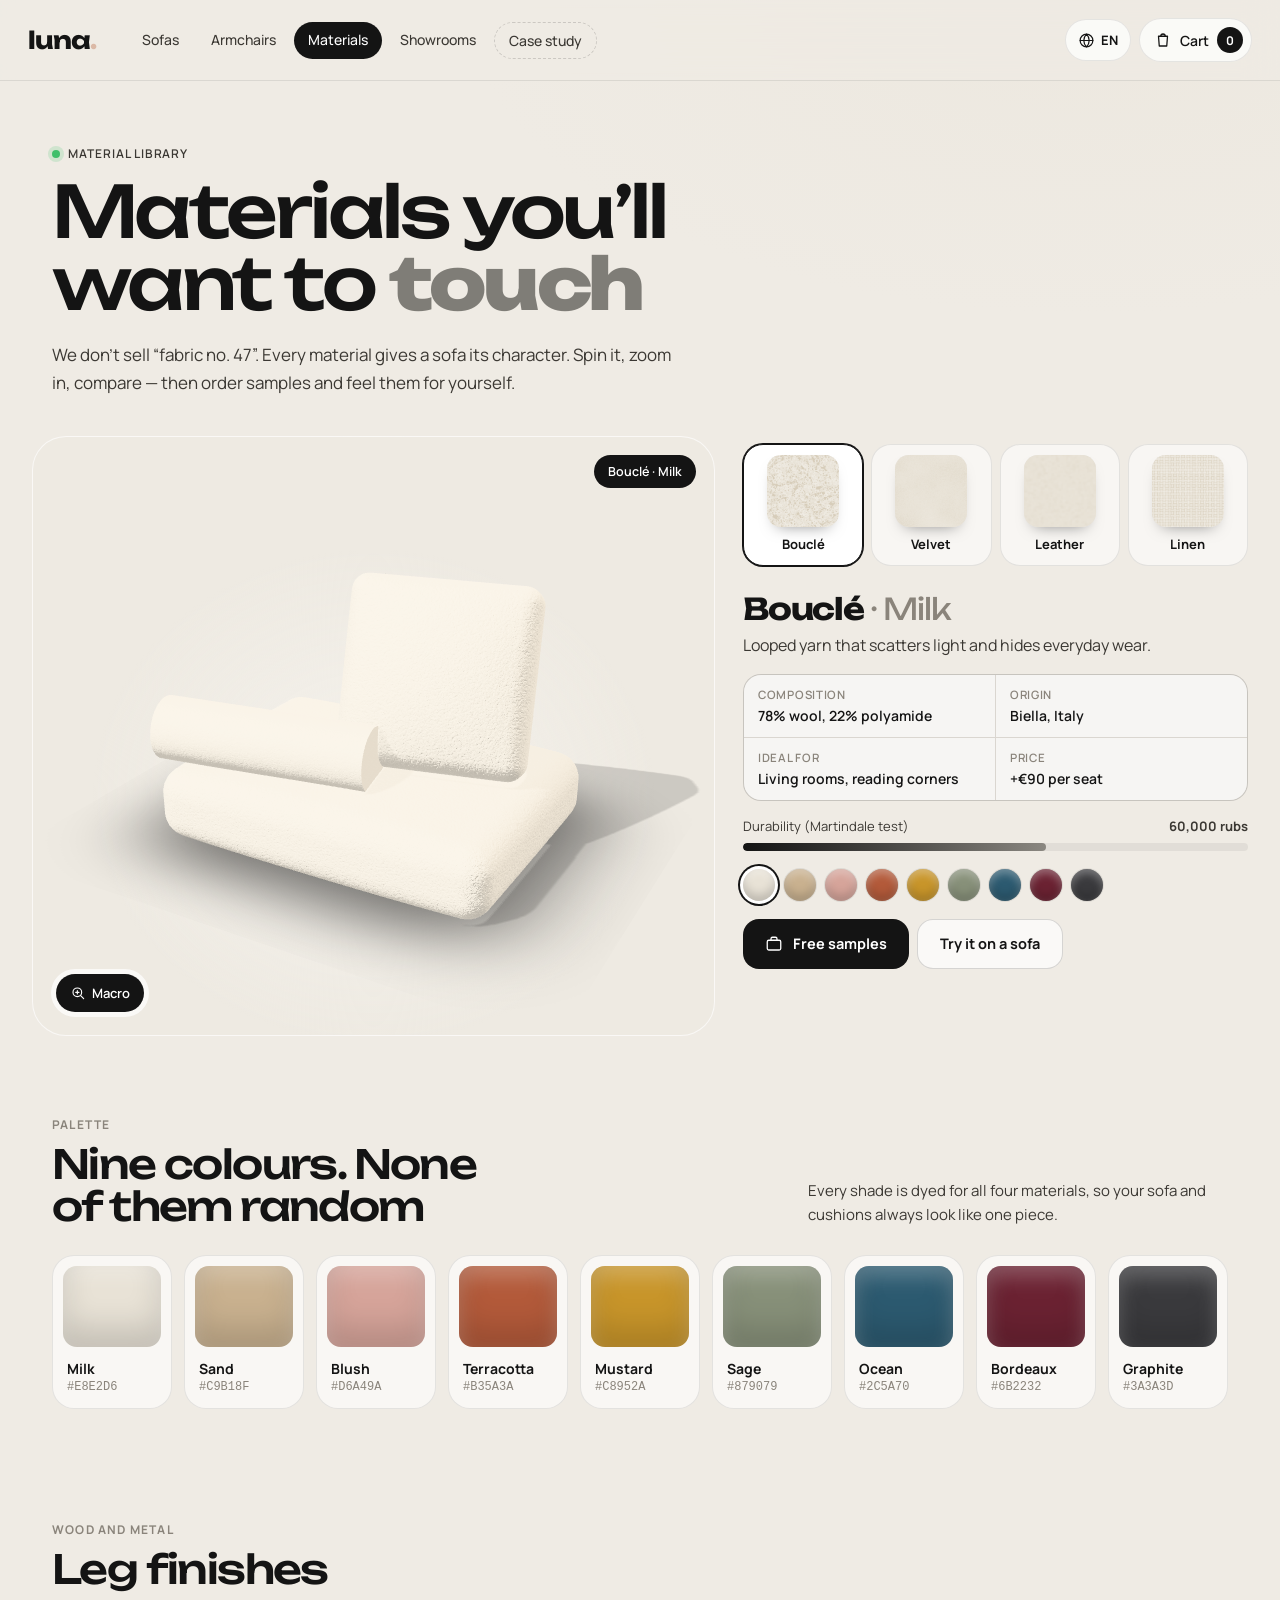
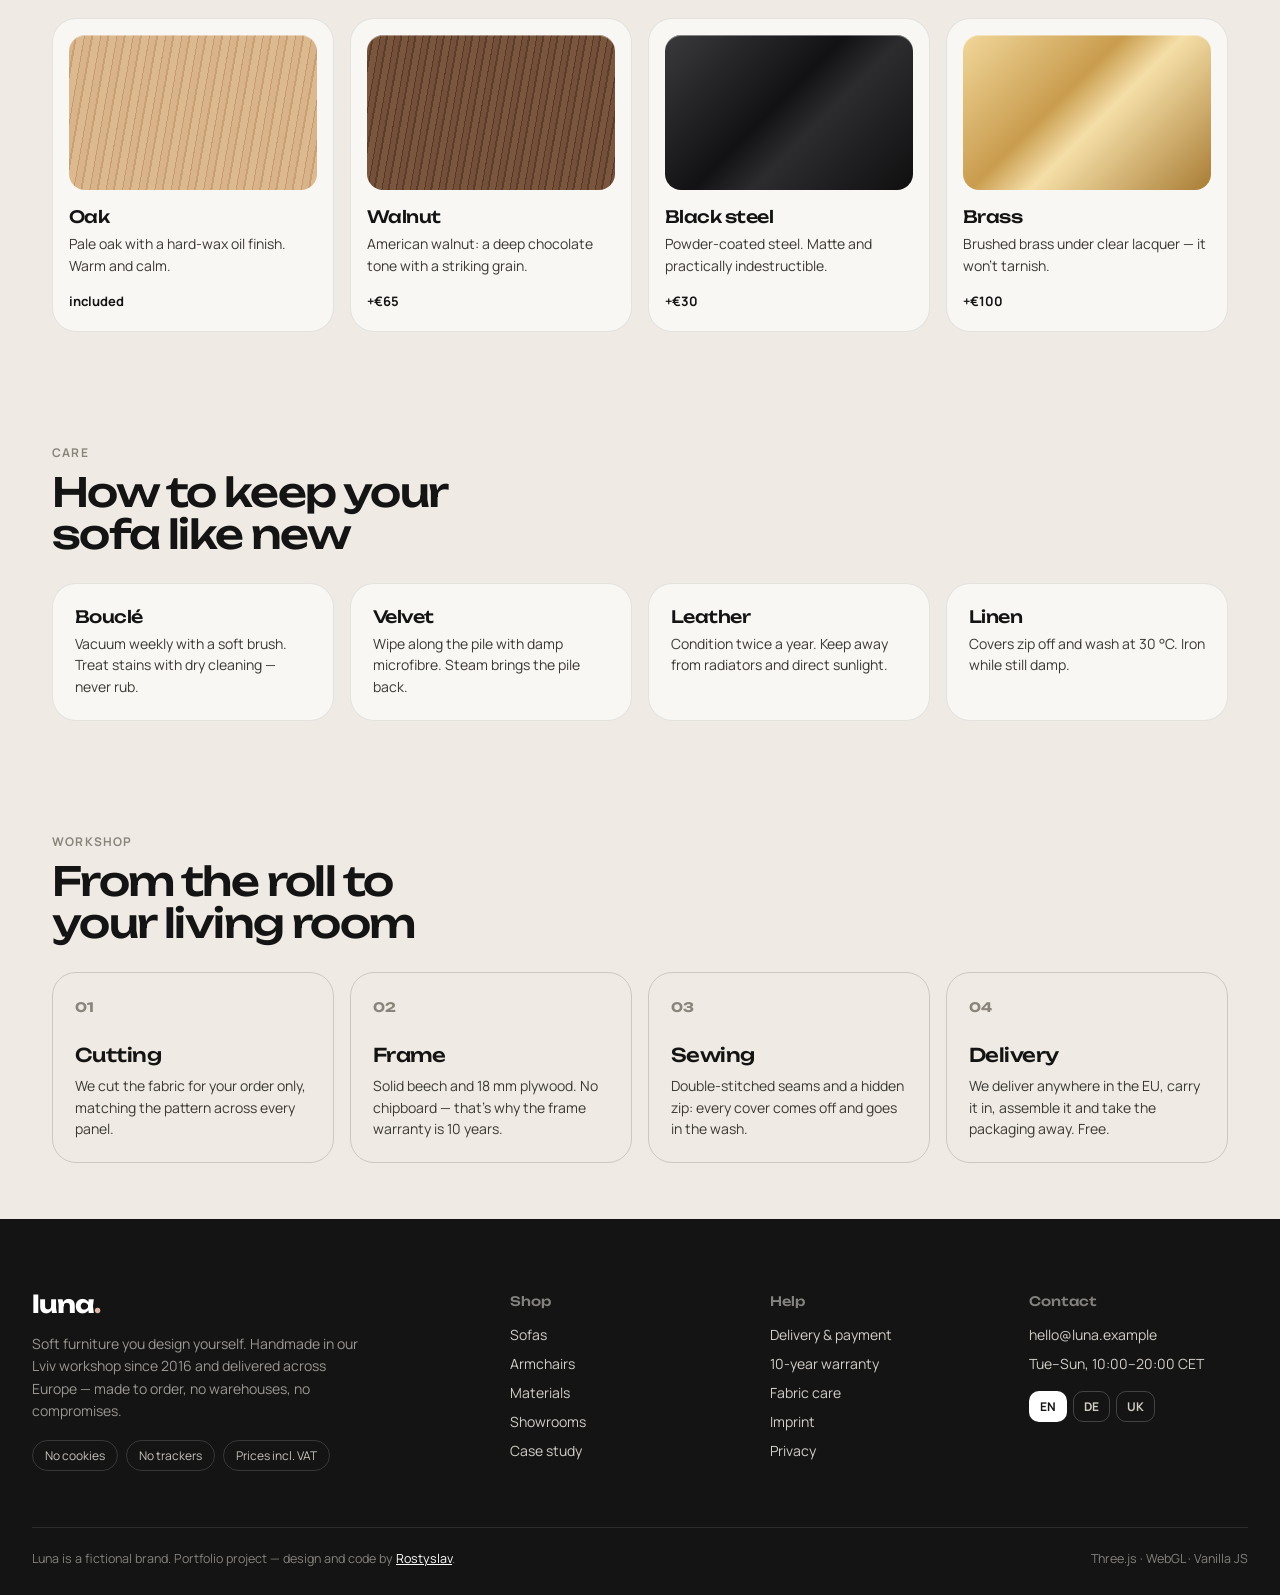
<file: materials.html>
<!doctype html>
<html lang="en">
<head>
  <meta charset="utf-8" />
  <meta name="viewport" content="width=device-width, initial-scale=1, viewport-fit=cover" />
  <title data-i18n="meta.materials.title">Luna materials — fabrics, colours, finishes</title>
  <meta name="description" data-i18n-attr="content:meta.materials.desc" content="Bouclé, velvet, leather and linen in 3D: texture, composition, durability and care. Order free samples." />
  <meta property="og:title" content="Luna materials" />
  <meta property="og:description" content="Luna fabrics and finishes in interactive 3D." />
  <meta property="og:image" content="https://sek1rovich.github.io/luna-configurator/assets/og.png" />
  <meta property="og:url" content="https://sek1rovich.github.io/luna-configurator/materials.html" />
  <link rel="canonical" href="https://sek1rovich.github.io/luna-configurator/materials.html" />
  <meta name="theme-color" content="#efebe4" />
  <link rel="icon" href="assets/favicon.svg" type="image/svg+xml" />
  <link rel="stylesheet" href="assets/fonts/fonts.css" />
  <link rel="stylesheet" href="styles.css" />
  <link rel="stylesheet" href="site.css" />
  <link rel="stylesheet" href="pages.css" />
  <script type="importmap">
    {
      "imports": {
        "three": "./vendor/three/build/three.module.js",
        "three/addons/": "./vendor/three/examples/jsm/"
      }
    }
  </script>
</head>
<body data-page="materials">
  <header class="topbar page-topbar" id="topbar"></header>

  <main>
    <section class="page-hero">
      <p class="eyebrow"><span class="dot"></span><span data-i18n="mx.eyebrow">Material library</span></p>
      <h1 class="page-title" data-i18n-html="mx.title">Materials you’ll want to <em>touch</em></h1>
      <p class="page-lede" data-i18n="mx.lede">We don’t sell “fabric no. 47”. Every material gives a sofa its character. Spin it, zoom in, compare — then order samples and feel them for yourself.</p>
    </section>

    <section class="mx">
      <div class="mx-stage" id="mxStage">
        <div class="mx-viewport" id="mxViewport"></div>
        <div class="mx-tools">
          <button class="tool tool-text is-on" id="mxMacro" aria-pressed="false">
            <svg viewBox="0 0 24 24"><circle cx="11" cy="11" r="6.5"/><path d="m16 16 4.5 4.5M11 8.5v5M8.5 11h5"/></svg><span id="mxMacroLabel" data-i18n="mx.macro">Macro</span>
          </button>
        </div>
        <span class="mx-badge" id="mxBadge"></span>
      </div>

      <div class="mx-panel">
        <div class="mx-tabs" id="mxTabs" role="tablist" data-i18n-attr="aria-label:mx.materialAria" aria-label="Material"></div>
        <div class="mx-info" id="mxInfo" aria-live="polite"></div>
        <div class="swatches" id="mxColors" data-i18n-attr="aria-label:mx.colourAria" aria-label="Colour"></div>
        <div class="mx-actions">
          <button class="btn btn-dark" id="mxSamples">
            <svg viewBox="0 0 24 24"><rect x="3" y="7" width="18" height="13" rx="2"/><path d="M8 7V5a2 2 0 0 1 2-2h4a2 2 0 0 1 2 2v2"/></svg>
            <span data-i18n="mx.samples">Free samples</span>
          </button>
          <a class="btn btn-ghost" id="mxTry" href="index.html" data-i18n="mx.try">Try it on a sofa</a>
        </div>
      </div>
    </section>

    <section class="section" id="palette">
      <div class="section-head" data-reveal>
        <div>
          <p class="kicker" data-i18n="mx.paletteKicker">Palette</p>
          <h2 class="section-title" data-i18n="mx.paletteTitle">Nine colours. None of them random</h2>
        </div>
        <p class="section-sub" data-i18n="mx.paletteText">Every shade is dyed for all four materials, so your sofa and cushions always look like one piece.</p>
      </div>
      <div class="palette" id="paletteGrid"></div>
    </section>

    <section class="section" id="finishes">
      <div class="section-head" data-reveal>
        <div>
          <p class="kicker" data-i18n="mx.finishKicker">Wood and metal</p>
          <h2 class="section-title" data-i18n="mx.finishTitle">Leg finishes</h2>
        </div>
      </div>
      <div class="finish-grid" id="finishGrid"></div>
    </section>

    <section class="section" id="care">
      <div class="section-head" data-reveal>
        <div>
          <p class="kicker" data-i18n="mx.careKicker">Care</p>
          <h2 class="section-title" data-i18n="mx.careTitle">How to keep your sofa like new</h2>
        </div>
      </div>
      <div class="care-grid" id="careGrid"></div>
    </section>

    <section class="section process">
      <div class="section-head" data-reveal>
        <div>
          <p class="kicker" data-i18n="mx.processKicker">Workshop</p>
          <h2 class="section-title" data-i18n="mx.processTitle">From the roll to your living room</h2>
        </div>
      </div>
      <ol class="steps">
        <li data-reveal><b>01</b><h3 data-i18n="mx.s1">Cutting</h3><p data-i18n="mx.s1Text">We cut the fabric for your order only, matching the pattern across every panel.</p></li>
        <li data-reveal style="--d: 0.08s"><b>02</b><h3 data-i18n="mx.s2">Frame</h3><p data-i18n="mx.s2Text">Solid beech and 18 mm plywood. No chipboard — that’s why the frame warranty is 10 years.</p></li>
        <li data-reveal style="--d: 0.16s"><b>03</b><h3 data-i18n="mx.s3">Sewing</h3><p data-i18n="mx.s3Text">Double-stitched seams and a hidden zip: every cover comes off and goes in the wash.</p></li>
        <li data-reveal style="--d: 0.24s"><b>04</b><h3 data-i18n="mx.s4">Delivery</h3><p data-i18n="mx.s4Text">We deliver anywhere in the EU, carry it in, assemble it and take the packaging away. Free.</p></li>
      </ol>
    </section>
  </main>

  <footer class="footer" id="footer"></footer>
  <script type="module" src="js/materials-page.js"></script>
</body>
</html>
</file>
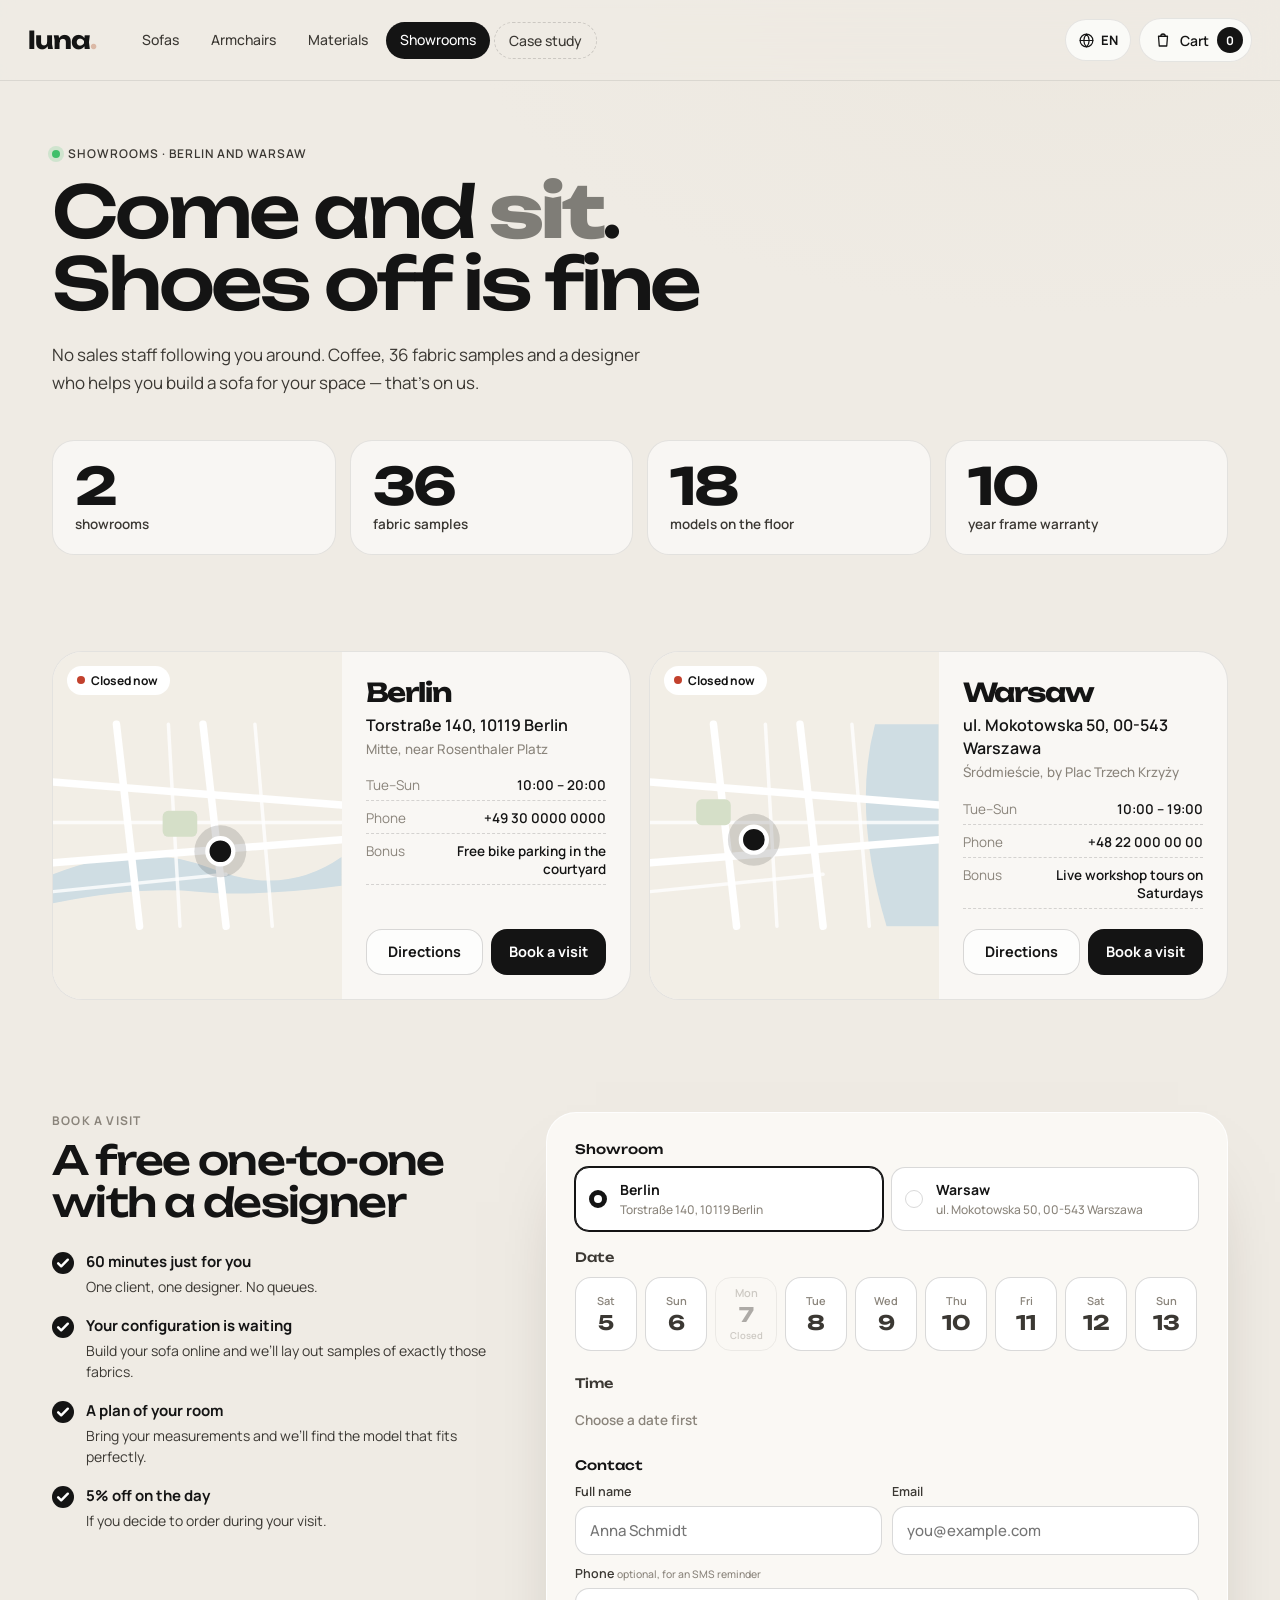
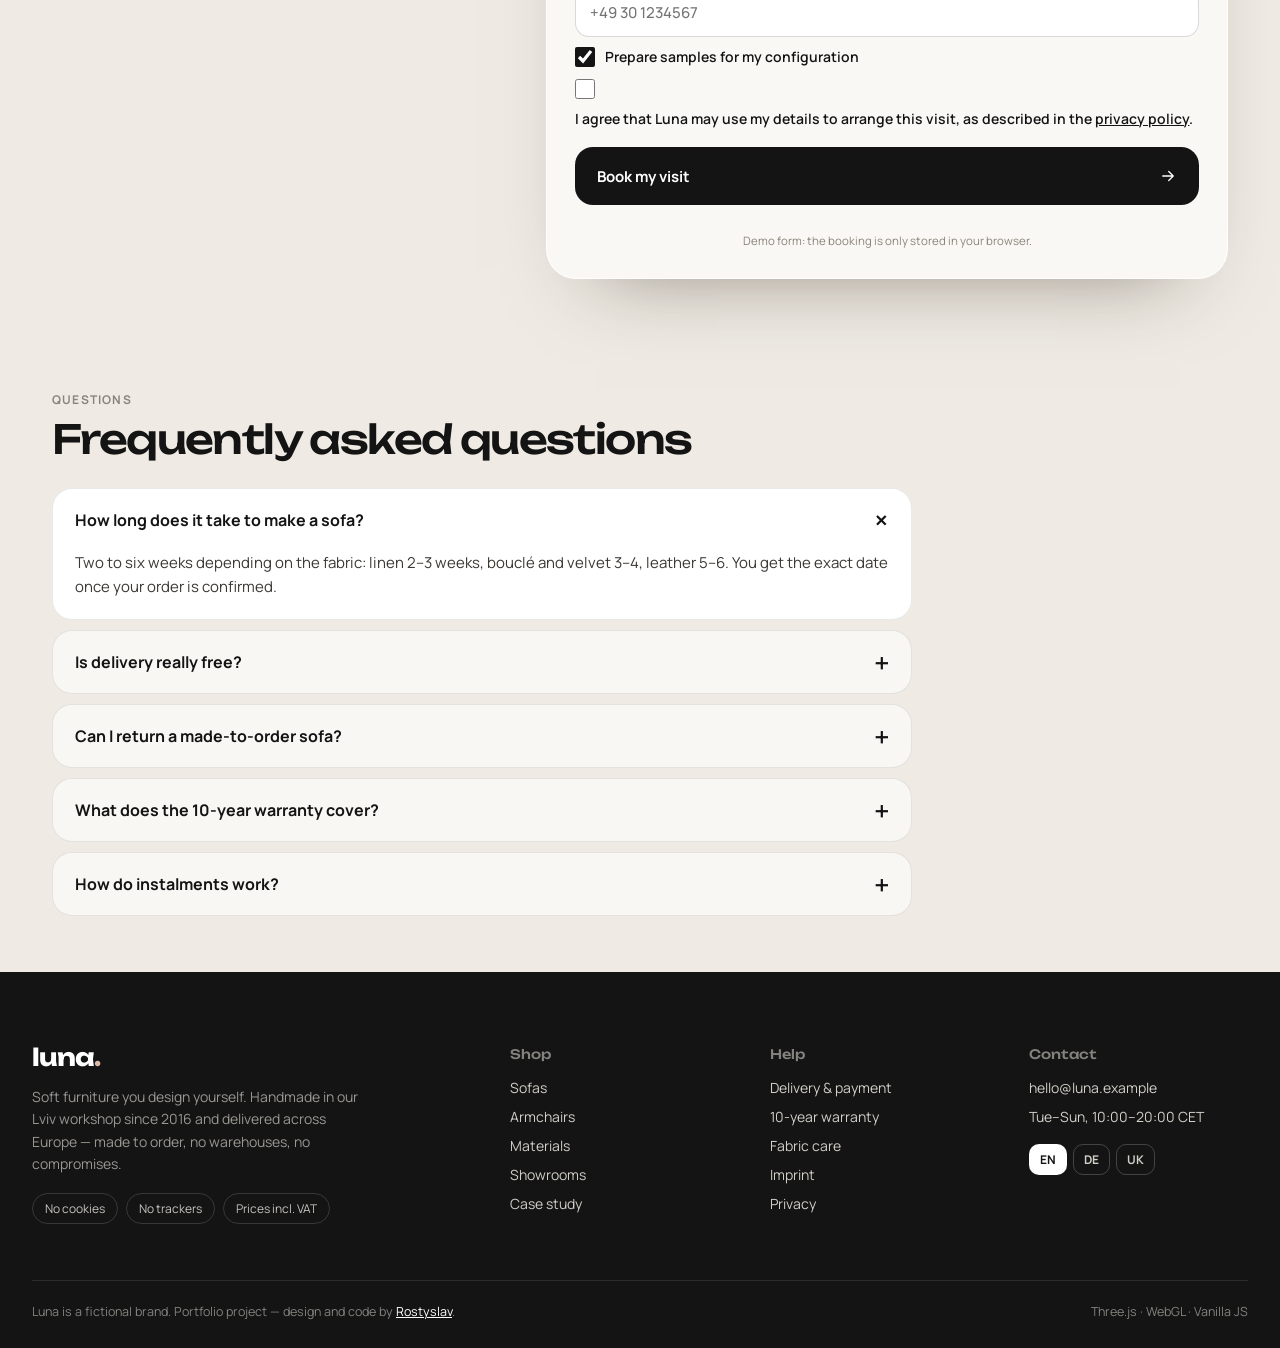
<file: showroom.html>
<!doctype html>
<html lang="en">
<head>
  <meta charset="utf-8" />
  <meta name="viewport" content="width=device-width, initial-scale=1, viewport-fit=cover" />
  <title data-i18n="meta.showroom.title">Luna showrooms — Berlin and Warsaw</title>
  <meta name="description" data-i18n-attr="content:meta.showroom.desc" content="Sit on a Luna sofa for real: showrooms in Berlin and Warsaw. Book a free one-to-one with a designer." />
  <meta property="og:title" content="Luna showrooms" />
  <meta property="og:description" content="Book a visit to a Luna showroom in Berlin or Warsaw." />
  <meta property="og:image" content="https://sek1rovich.github.io/luna-configurator/assets/og.png" />
  <meta property="og:url" content="https://sek1rovich.github.io/luna-configurator/showroom.html" />
  <link rel="canonical" href="https://sek1rovich.github.io/luna-configurator/showroom.html" />
  <meta name="theme-color" content="#efebe4" />
  <link rel="icon" href="assets/favicon.svg" type="image/svg+xml" />
  <link rel="stylesheet" href="assets/fonts/fonts.css" />
  <link rel="stylesheet" href="styles.css" />
  <link rel="stylesheet" href="site.css" />
  <link rel="stylesheet" href="pages.css" />
  <script type="importmap">
    {
      "imports": {
        "three": "./vendor/three/build/three.module.js",
        "three/addons/": "./vendor/three/examples/jsm/"
      }
    }
  </script>
</head>
<body data-page="showroom">
  <header class="topbar page-topbar" id="topbar"></header>

  <main>
    <section class="page-hero sr-hero">
      <p class="eyebrow"><span class="dot"></span><span data-i18n="sr.eyebrow">Showrooms · Berlin and Warsaw</span></p>
      <h1 class="page-title" data-i18n-html="sr.title">Come and <em>sit</em>. Shoes off is fine</h1>
      <p class="page-lede" data-i18n="sr.lede">No sales staff following you around. Coffee, 36 fabric samples and a designer who helps you build a sofa for your space — that’s on us.</p>
      <div class="stats">
        <div data-reveal><b data-count="2">0</b><span data-i18n="sr.stat1">showrooms</span></div>
        <div data-reveal style="--d: 0.06s"><b data-count="36">0</b><span data-i18n="sr.stat2">fabric samples</span></div>
        <div data-reveal style="--d: 0.12s"><b data-count="18">0</b><span data-i18n="sr.stat3">models on the floor</span></div>
        <div data-reveal style="--d: 0.18s"><b data-count="10">0</b><span data-i18n="sr.stat4">year frame warranty</span></div>
      </div>
    </section>

    <section class="section">
      <div class="locations" id="locations"></div>
    </section>

    <section class="section" id="book">
      <div class="book">
        <div class="book-aside" data-reveal>
          <p class="kicker" data-i18n="sr.bookKicker">Book a visit</p>
          <h2 class="section-title" data-i18n="sr.bookTitle">A free one-to-one with a designer</h2>
          <ul class="perks">
            <li><b data-i18n="sr.p1">60 minutes just for you</b><span data-i18n="sr.p1Text">One client, one designer. No queues.</span></li>
            <li><b data-i18n="sr.p2">Your configuration is waiting</b><span data-i18n="sr.p2Text">Build your sofa online and we’ll lay out samples of exactly those fabrics.</span></li>
            <li><b data-i18n="sr.p3">A plan of your room</b><span data-i18n="sr.p3Text">Bring your measurements and we’ll find the model that fits perfectly.</span></li>
            <li><b data-i18n="sr.p4">5% off on the day</b><span data-i18n="sr.p4Text">If you decide to order during your visit.</span></li>
          </ul>
        </div>

        <div class="book-card" data-reveal style="--d: 0.08s">
          <form class="form" id="bookForm" novalidate>
            <fieldset>
              <legend data-i18n="sr.fShowroom">Showroom</legend>
              <div class="radio-cards radio-row" id="bkCity"></div>
            </fieldset>
            <fieldset class="field" data-group="date">
              <legend data-i18n="sr.fDate">Date</legend>
              <div class="day-strip" id="bkDays" role="radiogroup" data-i18n-attr="aria-label:sr.fDate" aria-label="Date"></div>
            </fieldset>
            <fieldset class="field" data-group="time">
              <legend data-i18n="sr.fTime">Time</legend>
              <div class="slots" id="bkSlots" role="radiogroup" data-i18n-attr="aria-label:sr.fTime" aria-label="Time"></div>
            </fieldset>
            <fieldset>
              <legend data-i18n="sr.fContact">Contact</legend>
              <div class="form-row">
                <label class="field"><span data-i18n="co.name">Full name</span><input name="name" autocomplete="name" required minlength="2" data-i18n-attr="placeholder:co.namePh" placeholder="Anna Schmidt"></label>
                <label class="field"><span data-i18n="co.email">Email</span><input name="email" type="email" autocomplete="email" required placeholder="you@example.com"></label>
              </div>
              <label class="field"><span><span data-i18n="co.phone">Phone</span> <small data-i18n="sr.phoneOptional">optional, for an SMS reminder</small></span><input name="phone" type="tel" autocomplete="tel" placeholder="+49 30 1234567" data-phone></label>
              <label class="check" id="bkCartWrap" hidden>
                <input type="checkbox" name="withCart" checked>
                <span><span data-i18n="sr.withCart">Prepare samples for my configuration</span> <small id="bkCartNote"></small></span>
              </label>
              <label class="check field-check"><input type="checkbox" name="consent" required><span data-i18n-html="sr.consent">I agree that Luna may use my details to arrange this visit, as described in the <a href="legal.html#privacy">privacy policy</a>.</span></label>
            </fieldset>
            <button class="cta" type="submit"><span class="cta-label" data-i18n="sr.submit">Book my visit</span><svg viewBox="0 0 24 24"><path d="M5 12h14M13 6l6 6-6 6"/></svg></button>
            <p class="fine" data-i18n="sr.demo">Demo form: the booking is only stored in your browser.</p>
          </form>
          <div class="book-done" id="bookDone" hidden></div>
        </div>
      </div>
    </section>

    <section class="section" id="faq">
      <div class="section-head" data-reveal>
        <div>
          <p class="kicker" data-i18n="faq.kicker">Questions</p>
          <h2 class="section-title" data-i18n="faq.title">Frequently asked questions</h2>
        </div>
      </div>
      <div class="faq" data-reveal>
        <details open>
          <summary data-i18n="faq.q1">How long does it take to make a sofa?</summary>
          <p data-i18n="faq.a1">Two to six weeks depending on the fabric: linen 2–3 weeks, bouclé and velvet 3–4, leather 5–6. You get the exact date once your order is confirmed.</p>
        </details>
        <details>
          <summary data-i18n="faq.q2">Is delivery really free?</summary>
          <p data-i18n="faq.a2">Yes, to every EU country plus Norway, Switzerland and the UK: we deliver, carry it up, assemble it and take the packaging away. Rural addresses included.</p>
        </details>
        <details>
          <summary data-i18n="faq.q3">Can I return a made-to-order sofa?</summary>
          <p data-i18n="faq.a3">Custom furniture is exempt from the EU’s 14-day right of withdrawal, but we offer a 30-day return anyway. We collect it ourselves; you only pay 10% of the price to cover the tailoring.</p>
        </details>
        <details>
          <summary data-i18n="faq.q4">What does the 10-year warranty cover?</summary>
          <p data-i18n="faq.a4">The frame, the springs and all mechanisms. Fabric and filling are covered by the statutory 2-year EU guarantee. If anything happens, we repair it at your home.</p>
        </details>
        <details>
          <summary data-i18n="faq.q5">How do instalments work?</summary>
          <p data-i18n="faq.a5">Ten equal monthly payments at 0% APR through our payment partner. The first payment is taken when you order.</p>
        </details>
      </div>
    </section>
  </main>

  <footer class="footer" id="footer"></footer>
  <script type="module" src="js/showroom.js"></script>
</body>
</html>
</file>
<file: assets/fonts/fonts.css>
/* Self-hosted Manrope & Unbounded (SIL Open Font License) — no requests to Google */
/* cyrillic-ext */
@font-face {
  font-family: 'Manrope';
  font-style: normal;
  font-weight: 400;
  font-display: swap;
  src: url(manrope-cyrillic-ext.woff2) format('woff2');
  unicode-range: U+0460-052F, U+1C80-1C8A, U+20B4, U+2DE0-2DFF, U+A640-A69F, U+FE2E-FE2F;
}
/* cyrillic */
@font-face {
  font-family: 'Manrope';
  font-style: normal;
  font-weight: 400;
  font-display: swap;
  src: url(manrope-cyrillic.woff2) format('woff2');
  unicode-range: U+0301, U+0400-045F, U+0490-0491, U+04B0-04B1, U+2116;
}
/* latin-ext */
@font-face {
  font-family: 'Manrope';
  font-style: normal;
  font-weight: 400;
  font-display: swap;
  src: url(manrope-latin-ext.woff2) format('woff2');
  unicode-range: U+0100-02BA, U+02BD-02C5, U+02C7-02CC, U+02CE-02D7, U+02DD-02FF, U+0304, U+0308, U+0329, U+1D00-1DBF, U+1E00-1E9F, U+1EF2-1EFF, U+2020, U+20A0-20AB, U+20AD-20C4, U+2113, U+2C60-2C7F, U+A720-A7FF;
}
/* latin */
@font-face {
  font-family: 'Manrope';
  font-style: normal;
  font-weight: 400;
  font-display: swap;
  src: url(manrope-latin.woff2) format('woff2');
  unicode-range: U+0000-00FF, U+0131, U+0152-0153, U+02BB-02BC, U+02C6, U+02DA, U+02DC, U+0304, U+0308, U+0329, U+2000-206F, U+20AC, U+2122, U+2191, U+2193, U+2212, U+2215, U+FEFF, U+FFFD;
}
/* cyrillic-ext */
@font-face {
  font-family: 'Manrope';
  font-style: normal;
  font-weight: 500;
  font-display: swap;
  src: url(manrope-cyrillic-ext.woff2) format('woff2');
  unicode-range: U+0460-052F, U+1C80-1C8A, U+20B4, U+2DE0-2DFF, U+A640-A69F, U+FE2E-FE2F;
}
/* cyrillic */
@font-face {
  font-family: 'Manrope';
  font-style: normal;
  font-weight: 500;
  font-display: swap;
  src: url(manrope-cyrillic.woff2) format('woff2');
  unicode-range: U+0301, U+0400-045F, U+0490-0491, U+04B0-04B1, U+2116;
}
/* latin-ext */
@font-face {
  font-family: 'Manrope';
  font-style: normal;
  font-weight: 500;
  font-display: swap;
  src: url(manrope-latin-ext.woff2) format('woff2');
  unicode-range: U+0100-02BA, U+02BD-02C5, U+02C7-02CC, U+02CE-02D7, U+02DD-02FF, U+0304, U+0308, U+0329, U+1D00-1DBF, U+1E00-1E9F, U+1EF2-1EFF, U+2020, U+20A0-20AB, U+20AD-20C4, U+2113, U+2C60-2C7F, U+A720-A7FF;
}
/* latin */
@font-face {
  font-family: 'Manrope';
  font-style: normal;
  font-weight: 500;
  font-display: swap;
  src: url(manrope-latin.woff2) format('woff2');
  unicode-range: U+0000-00FF, U+0131, U+0152-0153, U+02BB-02BC, U+02C6, U+02DA, U+02DC, U+0304, U+0308, U+0329, U+2000-206F, U+20AC, U+2122, U+2191, U+2193, U+2212, U+2215, U+FEFF, U+FFFD;
}
/* cyrillic-ext */
@font-face {
  font-family: 'Manrope';
  font-style: normal;
  font-weight: 600;
  font-display: swap;
  src: url(manrope-cyrillic-ext.woff2) format('woff2');
  unicode-range: U+0460-052F, U+1C80-1C8A, U+20B4, U+2DE0-2DFF, U+A640-A69F, U+FE2E-FE2F;
}
/* cyrillic */
@font-face {
  font-family: 'Manrope';
  font-style: normal;
  font-weight: 600;
  font-display: swap;
  src: url(manrope-cyrillic.woff2) format('woff2');
  unicode-range: U+0301, U+0400-045F, U+0490-0491, U+04B0-04B1, U+2116;
}
/* latin-ext */
@font-face {
  font-family: 'Manrope';
  font-style: normal;
  font-weight: 600;
  font-display: swap;
  src: url(manrope-latin-ext.woff2) format('woff2');
  unicode-range: U+0100-02BA, U+02BD-02C5, U+02C7-02CC, U+02CE-02D7, U+02DD-02FF, U+0304, U+0308, U+0329, U+1D00-1DBF, U+1E00-1E9F, U+1EF2-1EFF, U+2020, U+20A0-20AB, U+20AD-20C4, U+2113, U+2C60-2C7F, U+A720-A7FF;
}
/* latin */
@font-face {
  font-family: 'Manrope';
  font-style: normal;
  font-weight: 600;
  font-display: swap;
  src: url(manrope-latin.woff2) format('woff2');
  unicode-range: U+0000-00FF, U+0131, U+0152-0153, U+02BB-02BC, U+02C6, U+02DA, U+02DC, U+0304, U+0308, U+0329, U+2000-206F, U+20AC, U+2122, U+2191, U+2193, U+2212, U+2215, U+FEFF, U+FFFD;
}
/* cyrillic-ext */
@font-face {
  font-family: 'Manrope';
  font-style: normal;
  font-weight: 700;
  font-display: swap;
  src: url(manrope-cyrillic-ext.woff2) format('woff2');
  unicode-range: U+0460-052F, U+1C80-1C8A, U+20B4, U+2DE0-2DFF, U+A640-A69F, U+FE2E-FE2F;
}
/* cyrillic */
@font-face {
  font-family: 'Manrope';
  font-style: normal;
  font-weight: 700;
  font-display: swap;
  src: url(manrope-cyrillic.woff2) format('woff2');
  unicode-range: U+0301, U+0400-045F, U+0490-0491, U+04B0-04B1, U+2116;
}
/* latin-ext */
@font-face {
  font-family: 'Manrope';
  font-style: normal;
  font-weight: 700;
  font-display: swap;
  src: url(manrope-latin-ext.woff2) format('woff2');
  unicode-range: U+0100-02BA, U+02BD-02C5, U+02C7-02CC, U+02CE-02D7, U+02DD-02FF, U+0304, U+0308, U+0329, U+1D00-1DBF, U+1E00-1E9F, U+1EF2-1EFF, U+2020, U+20A0-20AB, U+20AD-20C4, U+2113, U+2C60-2C7F, U+A720-A7FF;
}
/* latin */
@font-face {
  font-family: 'Manrope';
  font-style: normal;
  font-weight: 700;
  font-display: swap;
  src: url(manrope-latin.woff2) format('woff2');
  unicode-range: U+0000-00FF, U+0131, U+0152-0153, U+02BB-02BC, U+02C6, U+02DA, U+02DC, U+0304, U+0308, U+0329, U+2000-206F, U+20AC, U+2122, U+2191, U+2193, U+2212, U+2215, U+FEFF, U+FFFD;
}
/* cyrillic-ext */
@font-face {
  font-family: 'Unbounded';
  font-style: normal;
  font-weight: 400;
  font-display: swap;
  src: url(unbounded-cyrillic-ext.woff2) format('woff2');
  unicode-range: U+0460-052F, U+1C80-1C8A, U+20B4, U+2DE0-2DFF, U+A640-A69F, U+FE2E-FE2F;
}
/* cyrillic */
@font-face {
  font-family: 'Unbounded';
  font-style: normal;
  font-weight: 400;
  font-display: swap;
  src: url(unbounded-cyrillic.woff2) format('woff2');
  unicode-range: U+0301, U+0400-045F, U+0490-0491, U+04B0-04B1, U+2116;
}
/* latin-ext */
@font-face {
  font-family: 'Unbounded';
  font-style: normal;
  font-weight: 400;
  font-display: swap;
  src: url(unbounded-latin-ext.woff2) format('woff2');
  unicode-range: U+0100-02BA, U+02BD-02C5, U+02C7-02CC, U+02CE-02D7, U+02DD-02FF, U+0304, U+0308, U+0329, U+1D00-1DBF, U+1E00-1E9F, U+1EF2-1EFF, U+2020, U+20A0-20AB, U+20AD-20C4, U+2113, U+2C60-2C7F, U+A720-A7FF;
}
/* latin */
@font-face {
  font-family: 'Unbounded';
  font-style: normal;
  font-weight: 400;
  font-display: swap;
  src: url(unbounded-latin.woff2) format('woff2');
  unicode-range: U+0000-00FF, U+0131, U+0152-0153, U+02BB-02BC, U+02C6, U+02DA, U+02DC, U+0304, U+0308, U+0329, U+2000-206F, U+20AC, U+2122, U+2191, U+2193, U+2212, U+2215, U+FEFF, U+FFFD;
}
/* cyrillic-ext */
@font-face {
  font-family: 'Unbounded';
  font-style: normal;
  font-weight: 500;
  font-display: swap;
  src: url(unbounded-cyrillic-ext.woff2) format('woff2');
  unicode-range: U+0460-052F, U+1C80-1C8A, U+20B4, U+2DE0-2DFF, U+A640-A69F, U+FE2E-FE2F;
}
/* cyrillic */
@font-face {
  font-family: 'Unbounded';
  font-style: normal;
  font-weight: 500;
  font-display: swap;
  src: url(unbounded-cyrillic.woff2) format('woff2');
  unicode-range: U+0301, U+0400-045F, U+0490-0491, U+04B0-04B1, U+2116;
}
/* latin-ext */
@font-face {
  font-family: 'Unbounded';
  font-style: normal;
  font-weight: 500;
  font-display: swap;
  src: url(unbounded-latin-ext.woff2) format('woff2');
  unicode-range: U+0100-02BA, U+02BD-02C5, U+02C7-02CC, U+02CE-02D7, U+02DD-02FF, U+0304, U+0308, U+0329, U+1D00-1DBF, U+1E00-1E9F, U+1EF2-1EFF, U+2020, U+20A0-20AB, U+20AD-20C4, U+2113, U+2C60-2C7F, U+A720-A7FF;
}
/* latin */
@font-face {
  font-family: 'Unbounded';
  font-style: normal;
  font-weight: 500;
  font-display: swap;
  src: url(unbounded-latin.woff2) format('woff2');
  unicode-range: U+0000-00FF, U+0131, U+0152-0153, U+02BB-02BC, U+02C6, U+02DA, U+02DC, U+0304, U+0308, U+0329, U+2000-206F, U+20AC, U+2122, U+2191, U+2193, U+2212, U+2215, U+FEFF, U+FFFD;
}
/* cyrillic-ext */
@font-face {
  font-family: 'Unbounded';
  font-style: normal;
  font-weight: 700;
  font-display: swap;
  src: url(unbounded-cyrillic-ext.woff2) format('woff2');
  unicode-range: U+0460-052F, U+1C80-1C8A, U+20B4, U+2DE0-2DFF, U+A640-A69F, U+FE2E-FE2F;
}
/* cyrillic */
@font-face {
  font-family: 'Unbounded';
  font-style: normal;
  font-weight: 700;
  font-display: swap;
  src: url(unbounded-cyrillic.woff2) format('woff2');
  unicode-range: U+0301, U+0400-045F, U+0490-0491, U+04B0-04B1, U+2116;
}
/* latin-ext */
@font-face {
  font-family: 'Unbounded';
  font-style: normal;
  font-weight: 700;
  font-display: swap;
  src: url(unbounded-latin-ext.woff2) format('woff2');
  unicode-range: U+0100-02BA, U+02BD-02C5, U+02C7-02CC, U+02CE-02D7, U+02DD-02FF, U+0304, U+0308, U+0329, U+1D00-1DBF, U+1E00-1E9F, U+1EF2-1EFF, U+2020, U+20A0-20AB, U+20AD-20C4, U+2113, U+2C60-2C7F, U+A720-A7FF;
}
/* latin */
@font-face {
  font-family: 'Unbounded';
  font-style: normal;
  font-weight: 700;
  font-display: swap;
  src: url(unbounded-latin.woff2) format('woff2');
  unicode-range: U+0000-00FF, U+0131, U+0152-0153, U+02BB-02BC, U+02C6, U+02DA, U+02DC, U+0304, U+0308, U+0329, U+2000-206F, U+20AC, U+2122, U+2191, U+2193, U+2212, U+2215, U+FEFF, U+FFFD;
}
/* cyrillic-ext */
@font-face {
  font-family: 'Unbounded';
  font-style: normal;
  font-weight: 800;
  font-display: swap;
  src: url(unbounded-cyrillic-ext.woff2) format('woff2');
  unicode-range: U+0460-052F, U+1C80-1C8A, U+20B4, U+2DE0-2DFF, U+A640-A69F, U+FE2E-FE2F;
}
/* cyrillic */
@font-face {
  font-family: 'Unbounded';
  font-style: normal;
  font-weight: 800;
  font-display: swap;
  src: url(unbounded-cyrillic.woff2) format('woff2');
  unicode-range: U+0301, U+0400-045F, U+0490-0491, U+04B0-04B1, U+2116;
}
/* latin-ext */
@font-face {
  font-family: 'Unbounded';
  font-style: normal;
  font-weight: 800;
  font-display: swap;
  src: url(unbounded-latin-ext.woff2) format('woff2');
  unicode-range: U+0100-02BA, U+02BD-02C5, U+02C7-02CC, U+02CE-02D7, U+02DD-02FF, U+0304, U+0308, U+0329, U+1D00-1DBF, U+1E00-1E9F, U+1EF2-1EFF, U+2020, U+20A0-20AB, U+20AD-20C4, U+2113, U+2C60-2C7F, U+A720-A7FF;
}
/* latin */
@font-face {
  font-family: 'Unbounded';
  font-style: normal;
  font-weight: 800;
  font-display: swap;
  src: url(unbounded-latin.woff2) format('woff2');
  unicode-range: U+0000-00FF, U+0131, U+0152-0153, U+02BB-02BC, U+02C6, U+02DA, U+02DC, U+0304, U+0308, U+0329, U+2000-206F, U+20AC, U+2122, U+2191, U+2193, U+2212, U+2215, U+FEFF, U+FFFD;
}
</file>
<file: styles.css>
@property --tint {
  syntax: '<color>';
  inherits: true;
  initial-value: #e8e2d6;
}

:root {
  --bg: #efebe4;
  --ink: #141414;
  --ink-2: #3b3833;
  --muted: #8a847b;
  --line: rgba(20, 20, 20, 0.09);
  --line-2: rgba(20, 20, 20, 0.16);
  --card: rgba(255, 255, 255, 0.6);
  --card-hi: rgba(255, 255, 255, 0.92);
  --tint: #e8e2d6;
  --panel-w: 440px;
  --radius: 18px;
  --ease: cubic-bezier(0.22, 1, 0.36, 1);
  --display: 'Unbounded', system-ui, sans-serif;
  --sans: 'Manrope', system-ui, sans-serif;
  color-scheme: light;
  transition: --tint 0.9s var(--ease);
}

* { box-sizing: border-box; }
html, body { margin: 0; height: 100%; }
body {
  font-family: var(--sans);
  color: var(--ink);
  background: var(--bg);
  -webkit-font-smoothing: antialiased;
}
body[data-page='sofas'] { overflow: hidden; }
html.drawer-open, html.modal-open { overflow: hidden; }
button { font: inherit; color: inherit; cursor: pointer; border: 0; background: none; padding: 0; }
svg { width: 18px; height: 18px; fill: none; stroke: currentColor; stroke-width: 1.7; stroke-linecap: round; stroke-linejoin: round; }

.app {
  height: 100dvh;
  display: grid;
  grid-template-columns: 1fr var(--panel-w);
  grid-template-rows: auto 1fr;
}

/* ---------- top bar ---------- */
.topbar {
  grid-column: 1 / -1;
  display: flex;
  align-items: center;
  gap: 32px;
  padding: 18px 28px;
  position: relative;
  z-index: 5;
}
.logo { font-family: var(--display); font-weight: 700; font-size: 24px; letter-spacing: -0.04em; color: var(--ink); text-decoration: none; }
.logo span, .loader-mark span { color: color-mix(in oklab, var(--tint) 70%, #b35a3a); transition: color 0.6s; }
.nav { display: flex; gap: 4px; }
.nav a { padding: 8px 14px; border-radius: 99px; color: var(--ink-2); text-decoration: none; font-size: 14px; font-weight: 500; transition: background 0.2s; }
.nav a:hover { background: rgba(255, 255, 255, 0.6); }
.nav a.is-current { background: var(--ink); color: #fff; }
.topbar-end { margin-left: auto; display: flex; align-items: center; gap: 8px; }
.cart-btn {
  display: flex; align-items: center; gap: 8px;
  padding: 8px 8px 8px 14px;
  border-radius: 99px;
  background: rgba(255, 255, 255, 0.7);
  border: 1px solid var(--line);
  font-size: 14px; font-weight: 600;
}
.cart-btn b {
  min-width: 26px; height: 26px; border-radius: 99px; display: grid; place-items: center;
  background: var(--ink); color: #fff; font-size: 12px;
}
.cart-btn.bump b { animation: bump 0.6s var(--ease); }
@keyframes bump { 30% { transform: scale(1.45); } }

/* ---------- stage ---------- */
.stage {
  position: relative;
  overflow: hidden;
  margin: -70px 0 0;
  background:
    radial-gradient(60% 55% at 50% 58%, color-mix(in oklab, var(--tint) 55%, #fff) 0%, transparent 70%),
    radial-gradient(90% 70% at 15% 10%, color-mix(in oklab, var(--tint) 25%, var(--bg)) 0%, transparent 60%),
    var(--bg);
}
.bg-word {
  position: absolute;
  inset: 0;
  display: grid;
  place-items: center;
  font-family: var(--display);
  font-weight: 800;
  font-size: clamp(140px, 27vw, 460px);
  letter-spacing: -0.06em;
  line-height: 1;
  color: color-mix(in oklab, var(--tint) 45%, transparent);
  -webkit-text-stroke: 1px color-mix(in oklab, var(--tint) 60%, rgba(0, 0, 0, 0.12));
  user-select: none;
  pointer-events: none;
  transform: translate3d(var(--px, 0), calc(-6% + var(--py, 0px)), 0);
  transition: transform 0.6s var(--ease);
}
.viewport { position: absolute; inset: 0; }
.viewport canvas { display: block; touch-action: none; outline: none; }
.viewport.is-hover canvas { cursor: pointer; }

.stage-info {
  position: absolute;
  top: 96px; left: 32px;
  max-width: 360px;
  pointer-events: none;
}
.eyebrow { margin: 0 0 14px; font-size: 12px; font-weight: 600; letter-spacing: 0.08em; text-transform: uppercase; color: var(--ink-2); display: flex; align-items: center; gap: 8px; }
.eyebrow .dot { width: 8px; height: 8px; border-radius: 50%; background: #3fbf6a; box-shadow: 0 0 0 4px rgba(63, 191, 106, 0.18); }
.stage-info h1 { margin: 0; font-family: var(--display); font-weight: 500; font-size: clamp(34px, 3.6vw, 54px); line-height: 1; letter-spacing: -0.04em; }
.stage-info h1 em { font-style: normal; font-weight: 800; }
.lede { margin: 14px 0 0; color: var(--ink-2); font-size: 15px; line-height: 1.5; }

.hint {
  position: absolute; left: 50%; top: 96px; transform: translateX(-50%);
  display: flex; align-items: center; gap: 8px;
  padding: 8px 14px; border-radius: 99px;
  background: rgba(255, 255, 255, 0.55); backdrop-filter: blur(12px);
  font-size: 12.5px; color: var(--ink-2); font-weight: 500;
  transition: opacity 0.6s, transform 0.6s var(--ease);
  pointer-events: none;
}
.hint svg { width: 15px; height: 15px; }
.hint.is-gone { opacity: 0; transform: translate(-50%, -10px); }

.toolbar {
  position: absolute; left: 50%; bottom: 26px; transform: translateX(-50%);
  display: flex; align-items: center; gap: 4px;
  padding: 6px;
  border-radius: 99px;
  background: rgba(255, 255, 255, 0.66);
  backdrop-filter: blur(16px) saturate(1.4);
  border: 1px solid rgba(255, 255, 255, 0.7);
  box-shadow: 0 10px 40px -12px rgba(30, 20, 10, 0.25);
}
.tool { height: 38px; min-width: 38px; border-radius: 99px; display: grid; place-items: center; color: var(--ink-2); transition: background 0.2s, color 0.2s, transform 0.2s var(--ease); }
.tool:hover { background: rgba(0, 0, 0, 0.05); }
.tool:active { transform: scale(0.94); }
.tool.is-on { background: var(--ink); color: #fff; }
.tool-text { padding: 0 14px; font-size: 13px; font-weight: 600; }
.tool-sep { width: 1px; height: 20px; background: var(--line-2); margin: 0 4px; }

.tooltip {
  position: absolute; left: 0; top: 0; z-index: 4;
  padding: 7px 12px; border-radius: 10px;
  background: var(--ink); color: #fff;
  font-size: 12.5px; font-weight: 600; white-space: nowrap;
  pointer-events: none;
  opacity: 0; transform: translate(14px, 14px) scale(0.9);
  transition: opacity 0.18s, transform 0.18s var(--ease);
}
.tooltip.is-on { opacity: 1; transform: translate(14px, 14px) scale(1); }
.tooltip small { display: block; font-weight: 500; opacity: 0.6; font-size: 11px; }

/* dimension labels (CSS2D) */
.dim-label {
  padding: 4px 9px; border-radius: 8px;
  background: var(--ink); color: #fff;
  font-family: var(--display); font-size: 11px; font-weight: 500;
  letter-spacing: 0.02em;
  animation: pop 0.4s var(--ease);
}
@keyframes pop { from { opacity: 0; transform: scale(0.6); } }

/* ---------- panel ---------- */
.panel {
  grid-row: 2;
  grid-column: 2;
  display: flex; flex-direction: column;
  min-height: 0;
  margin: 0 16px 16px 0;
  border-radius: 28px;
  background: rgba(255, 255, 255, 0.52);
  backdrop-filter: blur(28px) saturate(1.3);
  border: 1px solid rgba(255, 255, 255, 0.75);
  box-shadow: 0 30px 80px -40px rgba(40, 25, 10, 0.35);
  overflow: hidden;
  position: relative;
  z-index: 3;
}
.panel-scroll { flex: 1; overflow-y: auto; padding: 8px 22px 22px; scrollbar-width: thin; scrollbar-color: var(--line-2) transparent; }

.block { padding: 20px 0; border-bottom: 1px solid var(--line); scroll-margin-top: 8px; border-radius: 12px; transition: background 0.6s; }
.block:last-child { border-bottom: 0; }
.block.flash { animation: flash 1.2s var(--ease); }
@keyframes flash { 0% { background: color-mix(in oklab, var(--tint) 45%, transparent); } 100% { background: transparent; } }
.block-head { display: flex; align-items: baseline; justify-content: space-between; gap: 12px; margin-bottom: 14px; }
.block-head h2 { margin: 0; font-family: var(--display); font-size: 15px; font-weight: 500; letter-spacing: -0.02em; display: flex; align-items: baseline; gap: 10px; }
.block-head h2 i { font-style: normal; font-size: 11px; color: var(--muted); font-weight: 400; }
.block-val { font-size: 13px; color: var(--muted); font-weight: 500; text-align: right; }

.chips { display: flex; flex-wrap: wrap; gap: 8px; }
.chip {
  display: inline-flex; align-items: center; gap: 8px;
  padding: 7px 13px 7px 7px; border-radius: 99px;
  background: var(--card); border: 1px solid var(--line);
  font-size: 13px; font-weight: 600;
  transition: transform 0.25s var(--ease), background 0.2s, border-color 0.2s;
}
.chip:hover { transform: translateY(-2px); background: var(--card-hi); }
.chip:active { transform: scale(0.96); }
.chip.is-active { border-color: var(--ink); background: var(--card-hi); }
.chip-dots { display: flex; }
.chip-dots i { width: 18px; height: 18px; border-radius: 50%; border: 2px solid #fff; margin-left: -6px; }
.chip-dots i:first-child { margin-left: 0; }
.chip-dice { width: 22px; height: 22px; border-radius: 50%; display: grid; place-items: center; background: var(--ink); color: #fff; font-size: 12px; }

.grid { display: grid; gap: 10px; }
.grid-2 { grid-template-columns: 1fr 1fr; }
.grid-3 { grid-template-columns: repeat(3, 1fr); }

.card {
  position: relative;
  display: flex; flex-direction: column; align-items: flex-start; gap: 2px;
  padding: 12px;
  border-radius: var(--radius);
  background: var(--card);
  border: 1px solid var(--line);
  text-align: left;
  transition: transform 0.3s var(--ease), border-color 0.2s, background 0.2s, box-shadow 0.3s;
}
.card:hover { transform: translateY(-2px); background: var(--card-hi); box-shadow: 0 12px 30px -18px rgba(40, 25, 10, 0.4); }
.card:active { transform: scale(0.97); }
.card.is-active { background: #fff; border-color: var(--ink); box-shadow: 0 0 0 1px var(--ink), 0 14px 30px -18px rgba(40, 25, 10, 0.45); }
.card.is-active::after {
  content: ''; position: absolute; top: 10px; right: 10px;
  width: 16px; height: 16px; border-radius: 50%;
  background: var(--ink) url("data:image/svg+xml,%3Csvg xmlns='http://www.w3.org/2000/svg' viewBox='0 0 16 16'%3E%3Cpath d='m4.5 8.2 2.2 2.2 4.8-4.8' fill='none' stroke='white' stroke-width='1.8' stroke-linecap='round' stroke-linejoin='round'/%3E%3C/svg%3E") center/100% no-repeat;
  animation: pop 0.35s var(--ease);
}
.card-icon { width: 100%; height: 44px; color: var(--ink-2); margin-bottom: 6px; }
.card-icon svg { width: 100%; height: 100%; stroke-width: 1.4; }
.card-title { font-weight: 700; font-size: 14px; }
.card-sub { font-size: 12px; color: var(--muted); }
.card-price { margin-top: 6px; font-size: 12px; font-weight: 600; color: var(--ink-2); }

.mat-card { flex-direction: row; align-items: center; gap: 12px; }
.mat-card canvas { width: 54px; height: 54px; border-radius: 14px; flex: none; box-shadow: inset 0 0 0 1px rgba(0, 0, 0, 0.06), 0 6px 14px -8px rgba(0, 0, 0, 0.5); }
.mat-card .mat-text { display: flex; flex-direction: column; gap: 2px; min-width: 0; padding-right: 10px; }
.mat-card .card-sub { line-height: 1.3; }
.mat-card .card-price { margin-top: 3px; }

.row { display: flex; align-items: center; justify-content: space-between; gap: 12px; margin-top: 14px; }
.row-label { font-size: 13px; font-weight: 600; color: var(--ink-2); }
.row-label small { display: block; font-weight: 500; color: var(--muted); font-size: 11.5px; }
.row-stack + .swatches { margin-top: 10px; }

.seg { display: flex; padding: 3px; border-radius: 99px; background: rgba(0, 0, 0, 0.05); position: relative; }
.seg button { position: relative; z-index: 1; padding: 7px 13px; border-radius: 99px; font-size: 12.5px; font-weight: 600; color: var(--ink-2); transition: color 0.25s; white-space: nowrap; }
.seg button.is-active { color: #fff; }
.seg-pill { position: absolute; top: 3px; bottom: 3px; border-radius: 99px; background: var(--ink); transition: left 0.45s var(--ease), width 0.45s var(--ease); }

.swatches { display: flex; flex-wrap: wrap; gap: 9px; margin-top: 16px; }
.swatch {
  width: 32px; height: 32px; border-radius: 50%;
  background: var(--c);
  box-shadow: inset 0 -6px 10px rgba(0, 0, 0, 0.18), inset 0 4px 8px rgba(255, 255, 255, 0.35), 0 0 0 1px rgba(0, 0, 0, 0.08);
  transition: transform 0.3s var(--ease), box-shadow 0.25s;
  position: relative;
}
.swatch:hover { transform: scale(1.12); }
.swatch.is-active { box-shadow: inset 0 -6px 10px rgba(0, 0, 0, 0.18), inset 0 4px 8px rgba(255, 255, 255, 0.35), 0 0 0 3px #fff, 0 0 0 5px var(--ink); }
.swatches-sm .swatch { width: 28px; height: 28px; }
.swatches.is-disabled { opacity: 0.35; pointer-events: none; filter: saturate(0.4); }

.finishes { display: grid; grid-template-columns: repeat(4, 1fr); gap: 10px; margin-top: 12px; }
.finish { display: flex; flex-direction: column; align-items: center; gap: 7px; font-size: 12px; font-weight: 600; color: var(--ink-2); }
.finish i {
  width: 100%; aspect-ratio: 1.5; border-radius: 14px; display: block;
  box-shadow: 0 0 0 1px rgba(0, 0, 0, 0.08), inset 0 1px 0 rgba(255, 255, 255, 0.4);
  transition: transform 0.3s var(--ease), box-shadow 0.25s;
}
.finish:hover i { transform: translateY(-2px); }
.finish.is-active i { box-shadow: 0 0 0 3px #fff, 0 0 0 5px var(--ink); }
.finish small { font-weight: 500; color: var(--muted); font-size: 11px; margin-top: -5px; }
.f-oak { background: repeating-linear-gradient(100deg, #d9b48a 0 6px, #c99f74 6px 8px, #dcb98f 8px 15px, #c49a6e 15px 16px); }
.f-walnut { background: repeating-linear-gradient(100deg, #74503a 0 5px, #5c3d2a 5px 7px, #7a563e 7px 13px, #553826 13px 14px); }
.f-black { background: linear-gradient(135deg, #3a3a3d 0%, #121214 45%, #2c2c2f 60%, #0f0f10 100%); }
.f-brass { background: linear-gradient(135deg, #f1d79a 0%, #c99c4e 40%, #f5dfa8 55%, #a87c34 100%); }

.stepper { display: flex; align-items: center; gap: 4px; padding: 3px; border-radius: 99px; background: rgba(0, 0, 0, 0.05); }
.stepper button { width: 34px; height: 34px; border-radius: 50%; background: #fff; font-size: 18px; font-weight: 500; box-shadow: 0 2px 6px -2px rgba(0, 0, 0, 0.2); transition: transform 0.2s var(--ease), opacity 0.2s; }
.stepper button:active { transform: scale(0.9); }
.stepper button:disabled { opacity: 0.35; cursor: not-allowed; }
.stepper output { min-width: 30px; text-align: center; font-family: var(--display); font-size: 15px; }

/* ---------- summary ---------- */
.summary {
  padding: 18px 22px 22px;
  background: rgba(255, 255, 255, 0.72);
  border-top: 1px solid var(--line);
}
.summary-top { display: flex; align-items: flex-end; justify-content: space-between; gap: 12px; }
.summary-label { font-size: 12px; font-weight: 600; color: var(--muted); text-transform: uppercase; letter-spacing: 0.08em; }
.price { position: relative; font-family: var(--display); font-weight: 700; font-size: 34px; letter-spacing: -0.04em; line-height: 1.1; margin-top: 4px; font-variant-numeric: tabular-nums; }
.price-delta { position: absolute; left: 100%; top: -2px; margin-left: 8px; font-size: 13px; font-weight: 500; letter-spacing: 0; white-space: nowrap; opacity: 0; }
.price-delta.up { color: #b35a3a; animation: delta 1.4s var(--ease); }
.price-delta.down { color: #2f8a55; animation: delta 1.4s var(--ease); }
@keyframes delta { 0% { opacity: 0; transform: translateY(10px); } 15% { opacity: 1; transform: translateY(0); } 70% { opacity: 1; } 100% { opacity: 0; transform: translateY(-14px); } }
.monthly { font-size: 12.5px; color: var(--muted); font-weight: 500; }
.details-btn { display: flex; align-items: center; gap: 4px; font-size: 13px; font-weight: 600; color: var(--ink-2); padding: 6px 10px; border-radius: 99px; transition: background 0.2s; }
.details-btn:hover { background: rgba(0, 0, 0, 0.05); }
.details-btn svg { width: 15px; height: 15px; transition: transform 0.35s var(--ease); }
.details-btn[aria-expanded='true'] svg { transform: rotate(180deg); }
.breakdown { list-style: none; margin: 0; padding: 0; display: grid; grid-template-rows: 0fr; transition: grid-template-rows 0.45s var(--ease), margin 0.45s var(--ease); }
.breakdown.is-open { grid-template-rows: 1fr; margin-top: 12px; }
.breakdown > div { overflow: hidden; }
.breakdown ul { list-style: none; margin: 0; padding: 0; }
.breakdown li { display: flex; justify-content: space-between; font-size: 13px; padding: 5px 0; color: var(--ink-2); border-bottom: 1px dashed var(--line-2); }
.breakdown li b { font-weight: 600; color: var(--ink); font-variant-numeric: tabular-nums; }
.meta { display: flex; flex-wrap: wrap; gap: 6px 14px; margin: 14px 0; font-size: 12.5px; color: var(--ink-2); font-weight: 500; }
.meta span { display: inline-flex; align-items: center; gap: 6px; }
.meta svg { width: 15px; height: 15px; color: var(--muted); }

.cta {
  position: relative; overflow: hidden;
  width: 100%; height: 58px; border-radius: 18px;
  display: flex; align-items: center; justify-content: space-between;
  padding: 0 22px;
  background: var(--ink); color: #fff;
  font-weight: 700; font-size: 15px;
  transition: transform 0.25s var(--ease), background 0.3s;
}
.cta::before {
  content: ''; position: absolute; inset: 0;
  background: linear-gradient(110deg, transparent 30%, rgba(255, 255, 255, 0.22) 50%, transparent 70%);
  transform: translateX(-100%);
  transition: transform 0.9s var(--ease);
}
.cta:hover::before { transform: translateX(100%); }
.cta:hover svg { transform: translateX(4px); }
.cta:active { transform: scale(0.98); }
.cta svg { transition: transform 0.3s var(--ease); }
.cta.is-done { background: #2f8a55; }

/* ---------- overlays ---------- */
.confetti { position: fixed; inset: 0; width: 100%; height: 100%; pointer-events: none; z-index: 50; }
.toast {
  position: fixed; left: 50%; bottom: 32px; z-index: 60;
  transform: translate(-50%, 30px); opacity: 0;
  padding: 12px 18px; border-radius: 14px;
  background: var(--ink); color: #fff; font-size: 14px; font-weight: 600;
  box-shadow: 0 20px 40px -18px rgba(0, 0, 0, 0.5);
  transition: opacity 0.3s, transform 0.45s var(--ease);
  pointer-events: none;
}
.toast.is-on { opacity: 1; transform: translate(-50%, 0); }

.loader {
  position: fixed; inset: 0; z-index: 100;
  display: grid; place-content: center; justify-items: center; gap: 18px;
  background: var(--bg);
  transition: opacity 0.8s var(--ease), visibility 0.8s;
}
.loader.is-done { opacity: 0; visibility: hidden; pointer-events: none; }
.loader-mark { font-family: var(--display); font-weight: 700; font-size: 56px; letter-spacing: -0.05em; animation: breathe 1.6s ease-in-out infinite; }
.loader-bar { width: 160px; height: 3px; border-radius: 3px; background: var(--line); overflow: hidden; }
.loader-bar i { display: block; height: 100%; width: 40%; background: var(--ink); border-radius: 3px; animation: slide 1.1s var(--ease) infinite; }
.loader p { margin: 0; font-size: 13px; color: var(--muted); font-weight: 500; }
@keyframes slide { from { transform: translateX(-100%); } to { transform: translateX(260%); } }
@keyframes breathe { 50% { opacity: 0.55; transform: scale(0.97); } }

/* ---------- responsive ---------- */
@media (max-width: 1180px) {
  :root { --panel-w: 390px; }
  .stage-info { max-width: 280px; }
  .lede { display: none; }
}

@media (max-width: 860px) {
  body[data-page='sofas'] { overflow: auto; }
  .app { height: auto; display: block; }
  .topbar { position: sticky; top: 0; padding: 12px 16px; background: color-mix(in oklab, var(--bg) 85%, transparent); backdrop-filter: blur(12px); }
  .cart-btn span { display: none; }
  .stage { position: sticky; top: 58px; height: 52svh; margin: 0; z-index: 1; }
  .stage-info { top: 14px; left: 16px; }
  .stage-info h1 { font-size: 26px; }
  .eyebrow { font-size: 10px; margin-bottom: 8px; }
  .hint { display: none; }
  .toolbar { bottom: 12px; max-width: calc(100% - 24px); overflow-x: auto; scrollbar-width: none; }
  .tool-text { padding: 0 10px; }
  .panel { margin: -24px 0 0; border-radius: 28px 28px 0 0; min-height: 60svh; overflow: visible; }
  .panel-scroll { overflow: visible; padding: 8px 16px 16px; }
  .tool { height: 34px; min-width: 34px; }
  .tool-text { padding: 0 9px; font-size: 12px; }
  .tool-sep { margin: 0 1px; }
  .summary {
    position: sticky; bottom: 0; z-index: 4;
    display: grid; grid-template-columns: 1fr auto; align-items: center; gap: 0 12px;
    padding: 12px 16px calc(12px + env(safe-area-inset-bottom));
    backdrop-filter: blur(20px); background: rgba(255, 255, 255, 0.88);
  }
  .summary-label, .details-btn, .meta, .breakdown { display: none; }
  .price { font-size: 24px; margin: 0; }
  .monthly { font-size: 11.5px; }
  .cta { width: auto; height: 50px; gap: 10px; padding: 0 18px; font-size: 14px; border-radius: 16px; }
  .block { scroll-margin-top: calc(58px + 52svh); }
}

@media (max-width: 420px) {
  .grid-2 { grid-template-columns: 1fr; }
  .finishes { grid-template-columns: repeat(2, 1fr); }
  .row { flex-wrap: wrap; }
}

@media (prefers-reduced-motion: reduce) {
  *, *::before, *::after { animation-duration: 0.01ms !important; transition-duration: 0.01ms !important; }
}

/* AR entry point on the stage */
.ar-pill {
  position: absolute; right: 24px; bottom: 26px; z-index: 2;
  display: flex; align-items: center; gap: 12px; text-align: left;
  padding: 7px 18px 7px 7px; border-radius: 99px;
  background: var(--ink); color: #fff;
  box-shadow: 0 16px 40px -14px rgba(0, 0, 0, 0.55);
  transition: transform 0.3s var(--ease), box-shadow 0.3s;
}
.ar-pill:hover { transform: translateY(-2px); box-shadow: 0 22px 50px -16px rgba(0, 0, 0, 0.6); }
.ar-pill:active { transform: scale(0.97); }
.ar-pill-icon { width: 40px; height: 40px; border-radius: 50%; display: grid; place-items: center; background: color-mix(in oklab, var(--tint) 70%, #fff); color: var(--ink); animation: arFloat 3s ease-in-out infinite; }
.ar-pill-icon svg { width: 20px; height: 20px; }
.ar-pill b { display: block; font-size: 13.5px; }
.ar-pill small { display: block; font-size: 11.5px; opacity: 0.6; font-weight: 500; }
@keyframes arFloat { 50% { transform: translateY(-2px) rotate(-8deg); } }
@media (max-width: 1400px) { .ar-pill { bottom: 84px; } }
@media (max-width: 860px) {
  .ar-pill { top: 14px; right: 14px; bottom: auto; padding: 5px; }
  .ar-pill > span:last-child { display: none; }
  .ar-pill-icon { width: 38px; height: 38px; }
}
</file>
<file: site.css>
/* =================================================================== shared site shell
   (header menu, buttons, cart drawer, forms, footer, scroll reveal) */

a { color: inherit; }
:focus-visible { outline: 2px solid var(--ink); outline-offset: 3px; border-radius: 6px; }

.burger { display: none; width: 42px; height: 42px; border-radius: 50%; background: rgba(255, 255, 255, 0.7); border: 1px solid var(--line); place-content: center; gap: 5px; }
.burger i { display: block; width: 16px; height: 1.6px; background: var(--ink); border-radius: 2px; transition: transform 0.35s var(--ease); }
.menu-open .burger i:first-child { transform: translateY(3.3px) rotate(45deg); }
.menu-open .burger i:last-child { transform: translateY(-3.3px) rotate(-45deg); }

@media (max-width: 1180px) {
  .burger { display: grid; }
  .nav {
    position: absolute; top: calc(100% - 4px); left: 16px; right: 16px;
    flex-direction: column; gap: 2px; padding: 8px;
    border-radius: 22px; background: rgba(255, 255, 255, 0.95); backdrop-filter: blur(20px);
    border: 1px solid var(--line); box-shadow: 0 30px 60px -30px rgba(40, 25, 10, 0.4);
    opacity: 0; visibility: hidden; transform: translateY(-8px);
    transition: opacity 0.25s, transform 0.35s var(--ease), visibility 0.25s;
  }
  .nav a { padding: 14px 16px; border-radius: 14px; font-size: 16px; }
  .menu-open .nav { opacity: 1; visibility: visible; transform: none; }
}

.btn {
  display: inline-flex; align-items: center; justify-content: center; gap: 10px;
  height: 50px; padding: 0 22px; border-radius: 16px;
  font-weight: 700; font-size: 14.5px; text-decoration: none; white-space: nowrap;
  transition: transform 0.25s var(--ease), background 0.2s, box-shadow 0.3s;
}
.btn:active { transform: scale(0.97); }
.btn-dark { background: var(--ink); color: #fff; }
.btn-dark:hover { box-shadow: 0 14px 30px -14px rgba(0, 0, 0, 0.6); transform: translateY(-1px); }
.btn-ghost { background: rgba(255, 255, 255, 0.7); border: 1px solid var(--line-2); }
.btn-ghost:hover { background: #fff; }
.btn svg { transition: transform 0.3s var(--ease); }
.btn:hover svg { transform: translateX(3px); }
.btn.is-done { background: #2f8a55; color: #fff; border-color: transparent; }

.icon-btn { width: 38px; height: 38px; border-radius: 50%; display: grid; place-items: center; transition: background 0.2s; flex: none; }
.icon-btn:hover { background: rgba(0, 0, 0, 0.06); }
.icon-btn[hidden] { display: none; }

/* ---------- drawer ---------- */
.drawer-backdrop { position: fixed; inset: 0; z-index: 70; background: rgba(20, 16, 10, 0.32); backdrop-filter: blur(3px); opacity: 0; visibility: hidden; transition: opacity 0.35s, visibility 0.35s; }
.drawer {
  position: fixed; top: 10px; right: 10px; bottom: 10px; z-index: 71;
  width: min(460px, calc(100vw - 20px));
  display: flex; flex-direction: column;
  background: #faf8f4; border-radius: 26px;
  box-shadow: 0 40px 100px -30px rgba(0, 0, 0, 0.45);
  transform: translateX(calc(100% + 20px)); visibility: hidden;
  transition: transform 0.55s var(--ease), visibility 0.55s;
}
.drawer-open .drawer-backdrop { opacity: 1; visibility: visible; }
.drawer-open .drawer { transform: none; visibility: visible; }
.drawer-head { display: flex; align-items: center; gap: 6px; padding: 16px 16px 12px 22px; }
.drawer-head h2 { margin: 0 auto 0 0; font-family: var(--display); font-weight: 500; font-size: 20px; letter-spacing: -0.03em; }
.drawer-head .icon-btn:first-child:not([hidden]) { margin-left: -12px; }
.drawer-body { flex: 1; overflow-y: auto; padding: 4px 22px 22px; }
.drawer-foot { padding: 16px 22px 22px; border-top: 1px solid var(--line); }
.drawer-foot:empty { display: none; }
.sum-row { display: flex; justify-content: space-between; font-size: 14px; color: var(--ink-2); padding: 3px 0; }
.sum-row b { color: var(--ink); font-weight: 600; }
.sum-total { margin: 6px 0 14px; font-size: 16px; color: var(--ink); align-items: baseline; }
.sum-total b { font-family: var(--display); font-size: 22px; letter-spacing: -0.03em; font-weight: 700; }
.fine { margin: 10px 0 0; font-size: 11.5px; color: var(--muted); text-align: center; line-height: 1.45; }

.items { list-style: none; margin: 0; padding: 0; display: grid; gap: 12px; }
.item { position: relative; display: flex; gap: 14px; padding: 12px; border-radius: 20px; background: #fff; border: 1px solid var(--line); animation: pop 0.4s var(--ease); }
.item-thumb { width: 96px; height: 80px; border-radius: 14px; overflow: hidden; flex: none; background: var(--bg); display: grid; place-items: center; }
.item-thumb img { width: 100%; height: 100%; object-fit: cover; }
.item-main { flex: 1; min-width: 0; display: flex; flex-direction: column; gap: 3px; padding-right: 26px; }
.item-title { font-weight: 700; font-size: 14.5px; }
.item-sub { font-size: 12px; color: var(--muted); line-height: 1.4; }
.item-link { font-size: 12px; font-weight: 600; color: var(--ink-2); }
.item-row { display: flex; align-items: center; justify-content: space-between; gap: 8px; margin-top: 6px; }
.item-price { font-family: var(--display); font-weight: 600; font-size: 15px; letter-spacing: -0.02em; }
.item-free { font-size: 12px; color: var(--muted); font-weight: 600; }
.item-rm { position: absolute; top: 6px; right: 6px; width: 30px; height: 30px; color: var(--muted); }
.item-rm svg { width: 15px; height: 15px; }
.item-samples { display: grid; grid-template-columns: 1fr 1fr; gap: 4px; padding: 10px; }
.item-samples i { width: 22px; height: 22px; border-radius: 6px; box-shadow: inset 0 -3px 6px rgba(0, 0, 0, 0.15); }
.stepper-sm button { width: 28px; height: 28px; font-size: 15px; }
.stepper-sm output { min-width: 24px; font-size: 13px; }

.empty { text-align: center; padding: 40px 10px; display: flex; flex-direction: column; align-items: center; gap: 10px; }
.empty-art { width: 110px; height: 110px; border-radius: 30px; background: #fff; display: grid; place-items: center; transform: rotate(-6deg); box-shadow: 0 20px 40px -24px rgba(0, 0, 0, 0.4); margin-bottom: 8px; }
.empty-art .item-samples i { width: 30px; height: 30px; border-radius: 9px; }
.empty h3 { margin: 0; font-family: var(--display); font-weight: 500; font-size: 20px; letter-spacing: -0.03em; }
.empty p { margin: 0 0 8px; color: var(--ink-2); font-size: 14px; line-height: 1.5; max-width: 300px; }
.empty .btn { width: 100%; max-width: 280px; }

/* ---------- forms ---------- */
.form { display: grid; gap: 18px; }
.form fieldset { border: 0; padding: 0; margin: 0; display: grid; gap: 10px; min-width: 0; }
.form legend { font-family: var(--display); font-size: 13px; font-weight: 500; margin-bottom: 10px; padding: 0; }
.field { display: grid; gap: 6px; font-size: 12.5px; font-weight: 600; color: var(--ink-2); }
.field small { color: var(--muted); font-weight: 500; }
.field[hidden] { display: none; }
.field input, .field select, .field textarea {
  font: inherit; font-size: 15px; font-weight: 500; color: var(--ink);
  width: 100%; padding: 13px 14px; border-radius: 14px;
  background: #fff; border: 1px solid var(--line-2);
  transition: border-color 0.2s, box-shadow 0.2s;
  appearance: none;
}
.field select { background: #fff url("data:image/svg+xml,%3Csvg xmlns='http://www.w3.org/2000/svg' viewBox='0 0 24 24'%3E%3Cpath d='m6 9 6 6 6-6' fill='none' stroke='%23141414' stroke-width='1.8' stroke-linecap='round'/%3E%3C/svg%3E") right 12px center/18px no-repeat; padding-right: 40px; }
.field textarea { resize: vertical; min-height: 56px; }
.field input:focus, .field select:focus, .field textarea:focus { outline: none; border-color: var(--ink); box-shadow: 0 0 0 4px rgba(20, 20, 20, 0.08); }
.field.is-invalid input, .field.is-invalid select { border-color: #c2412d; box-shadow: 0 0 0 4px rgba(194, 65, 45, 0.1); }
.field-err { color: #c2412d; font-size: 12px; font-weight: 600; animation: pop 0.3s var(--ease); }
.radio-cards { display: grid; gap: 8px; }
.radio-cards label { position: relative; cursor: pointer; }
.radio-cards input { position: absolute; opacity: 0; }
.radio-cards span { display: flex; flex-direction: column; gap: 2px; padding: 12px 14px 12px 44px; border-radius: 14px; background: #fff; border: 1px solid var(--line-2); transition: border-color 0.2s, box-shadow 0.2s; }
.radio-cards span::before { content: ''; position: absolute; left: 14px; top: 50%; width: 18px; height: 18px; margin-top: -9px; border-radius: 50%; border: 1.6px solid var(--line-2); transition: border 0.2s; box-sizing: border-box; }
.radio-cards input:checked + span { border-color: var(--ink); box-shadow: 0 0 0 1px var(--ink); }
.radio-cards input:checked + span::before { border: 5.5px solid var(--ink); }
.radio-cards input:focus-visible + span { outline: 2px solid var(--ink); outline-offset: 2px; }
.radio-cards b { font-size: 14px; }
.radio-cards small { font-size: 12px; color: var(--muted); font-weight: 500; }

.done { text-align: center; padding: 26px 4px 4px; }
.done-badge { width: 76px; height: 76px; margin: 0 auto 18px; border-radius: 50%; background: #2f8a55; color: #fff; display: grid; place-items: center; animation: pop 0.6s var(--ease); box-shadow: 0 0 0 10px rgba(47, 138, 85, 0.12); }
.done-badge svg { width: 36px; height: 36px; stroke-width: 2.2; }
.done h3 { margin: 0 0 8px; font-family: var(--display); font-weight: 500; font-size: 21px; letter-spacing: -0.03em; }
.done p { margin: 0 auto; color: var(--ink-2); font-size: 14px; line-height: 1.55; max-width: 340px; }
.timeline { list-style: none; margin: 26px 0 0; padding: 0; text-align: left; display: grid; }
.timeline li { position: relative; padding: 0 0 18px 34px; display: grid; gap: 2px; font-size: 14px; }
.timeline li::before { content: ''; position: absolute; left: 6px; top: 3px; width: 12px; height: 12px; border-radius: 50%; border: 2px solid var(--line-2); background: #faf8f4; z-index: 1; }
.timeline li::after { content: ''; position: absolute; left: 12px; top: 14px; bottom: -2px; width: 2px; background: var(--line); }
.timeline li:last-child::after { display: none; }
.timeline li.is-done::before { background: #2f8a55; border-color: #2f8a55; }
.timeline small { color: var(--muted); font-size: 12.5px; }

/* ---------- footer ---------- */
.footer { padding: 70px 32px 28px; background: var(--ink); color: #f3efe8; }
.footer .logo { color: #fff; }
.footer-inner { max-width: 1240px; margin: 0 auto; display: grid; grid-template-columns: 2fr 1fr 1fr 1fr; gap: 40px; }
.footer-brand p { color: rgba(243, 239, 232, 0.6); font-size: 14px; line-height: 1.6; max-width: 340px; }
.footer-col { display: flex; flex-direction: column; gap: 10px; font-size: 14px; }
.footer-col h4 { margin: 4px 0 6px; font-family: var(--display); font-weight: 500; font-size: 13px; color: rgba(243, 239, 232, 0.5); }
.footer-col a, .footer-col span { color: rgba(243, 239, 232, 0.85); text-decoration: none; }
.footer-col a:hover { color: #fff; }
.footer-bottom { max-width: 1240px; margin: 56px auto 0; padding-top: 22px; border-top: 1px solid rgba(255, 255, 255, 0.1); display: flex; flex-wrap: wrap; justify-content: space-between; gap: 10px; font-size: 12.5px; color: rgba(243, 239, 232, 0.5); }
.footer-bottom a { color: #fff; }
@media (max-width: 860px) {
  .footer { padding: 50px 16px 24px; }
  .footer-inner { grid-template-columns: 1fr 1fr; gap: 28px; }
  .footer-brand { grid-column: 1 / -1; }
}

/* ---------- scroll reveal ---------- */
[data-reveal] { opacity: 0; transform: translateY(26px); transition: opacity 0.9s var(--ease), transform 0.9s var(--ease); transition-delay: var(--d, 0s); }
[data-reveal].is-in { opacity: 1; transform: none; }

/* ---------- AR dialog ---------- */
.ar-modal { position: fixed; inset: 0; z-index: 80; display: grid; place-items: center; padding: 16px; }
.ar-modal[hidden] { display: none; }
.ar-backdrop { position: absolute; inset: 0; background: rgba(20, 16, 10, 0.4); backdrop-filter: blur(6px); opacity: 0; transition: opacity 0.35s; }
.ar-card {
  position: relative; width: min(980px, 100%); max-height: calc(100dvh - 32px);
  display: flex; flex-direction: column; overflow: hidden;
  border-radius: 30px; background: #faf8f4;
  box-shadow: 0 50px 120px -40px rgba(0, 0, 0, 0.6);
  opacity: 0; transform: translateY(24px) scale(0.97);
  transition: opacity 0.35s, transform 0.5s var(--ease);
}
.ar-modal.is-open .ar-backdrop { opacity: 1; }
.ar-modal.is-open .ar-card { opacity: 1; transform: none; }
.ar-head { display: flex; align-items: flex-start; justify-content: space-between; gap: 12px; padding: 22px 22px 6px 28px; }
.ar-head .kicker { margin-bottom: 6px; }
.ar-head h2 { margin: 0; font-family: var(--display); font-weight: 500; font-size: clamp(20px, 2.4vw, 28px); letter-spacing: -0.04em; }
.ar-body { display: grid; grid-template-columns: 1.5fr 1fr; gap: 22px; padding: 16px 28px 28px; min-height: 0; overflow-y: auto; }
.ar-viewer {
  position: relative; min-height: 420px; border-radius: 24px; overflow: hidden;
  background: radial-gradient(60% 60% at 50% 60%, #fff 0%, color-mix(in oklab, var(--tint) 22%, var(--bg)) 100%);
}
.ar-viewer model-viewer { width: 100%; height: 100%; min-height: 420px; --poster-color: transparent; background: transparent; }
.ar-go { position: absolute; left: 50%; bottom: 18px; transform: translateX(-50%); }
.ar-go:active { transform: translateX(-50%) scale(0.97); }
.ar-size { position: absolute; left: 16px; top: 16px; padding: 6px 12px; border-radius: 99px; background: rgba(255, 255, 255, 0.85); font-size: 12px; font-weight: 700; }
.ar-loading { position: absolute; inset: 0; display: grid; place-content: center; justify-items: center; gap: 14px; font-weight: 600; color: var(--ink-2); font-size: 14px; text-align: center; padding: 20px; }
.spinner { width: 34px; height: 34px; border-radius: 50%; border: 3px solid var(--line); border-top-color: var(--ink); animation: spin 0.9s linear infinite; display: inline-block; }
@keyframes spin { to { transform: rotate(360deg); } }
.ar-side { display: flex; flex-direction: column; justify-content: center; gap: 12px; }
.ar-side h3 { margin: 6px 0 0; font-family: var(--display); font-weight: 500; font-size: 20px; letter-spacing: -0.03em; }
.ar-side p { margin: 0; color: var(--ink-2); font-size: 14px; line-height: 1.55; }
.ar-side .fine { text-align: left; margin: 0; }
.ar-side .btn { align-self: flex-start; }
.ar-qr { width: 176px; height: 176px; padding: 14px; border-radius: 22px; background: #fff; display: grid; place-items: center; box-shadow: 0 20px 40px -24px rgba(0, 0, 0, 0.4); }
.ar-qr svg { width: 100%; height: 100%; }
.ar-qr svg path, .ar-qr svg rect { stroke: none; }
.ar-steps { list-style: none; margin: 0; padding: 0; display: grid; gap: 16px; counter-reset: ar; }
.ar-steps li { position: relative; padding-left: 44px; display: grid; gap: 3px; counter-increment: ar; }
.ar-steps li::before { content: counter(ar); position: absolute; left: 0; top: -2px; width: 30px; height: 30px; border-radius: 50%; background: var(--ink); color: #fff; display: grid; place-items: center; font-family: var(--display); font-size: 13px; }
.ar-steps b { font-size: 15px; }
.ar-steps span { color: var(--ink-2); font-size: 13.5px; line-height: 1.5; }
@media (max-width: 760px) {
  .ar-modal { padding: 0; place-items: end stretch; }
  .ar-card { width: 100%; border-radius: 26px 26px 0 0; max-height: 94dvh; }
  .ar-body { grid-template-columns: 1fr; padding: 10px 16px 24px; }
  .ar-head { padding: 18px 16px 4px 18px; }
  .ar-viewer, .ar-viewer model-viewer { min-height: 46dvh; }
  .ar-side { justify-content: flex-start; }
}

/* ---------- language switcher ---------- */
.lang { position: relative; }
.lang-btn { display: flex; align-items: center; gap: 6px; height: 42px; padding: 0 12px; border-radius: 99px; background: rgba(255, 255, 255, 0.7); border: 1px solid var(--line); font-size: 13px; font-weight: 700; transition: background 0.2s; }
.lang-btn:hover { background: #fff; }
.lang-btn svg { width: 17px; height: 17px; }
.lang-menu {
  position: absolute; right: 0; top: calc(100% + 8px); z-index: 20; min-width: 190px;
  list-style: none; margin: 0; padding: 6px; border-radius: 18px;
  background: rgba(255, 255, 255, 0.97); backdrop-filter: blur(16px);
  border: 1px solid var(--line); box-shadow: 0 24px 50px -24px rgba(40, 25, 10, 0.45);
  opacity: 0; visibility: hidden; transform: translateY(-6px);
  transition: opacity 0.2s, transform 0.3s var(--ease), visibility 0.2s;
}
.lang.is-open .lang-menu { opacity: 1; visibility: visible; transform: none; }
.lang-menu button { width: 100%; display: flex; align-items: center; gap: 12px; padding: 10px 12px; border-radius: 12px; font-size: 14px; font-weight: 600; text-align: left; }
.lang-menu button:hover, .lang-menu button:focus-visible { background: rgba(0, 0, 0, 0.05); outline: none; }
.lang-menu b { width: 28px; font-size: 11px; color: var(--muted); letter-spacing: 0.04em; }
.lang-menu [aria-checked='true'] { background: var(--ink); color: #fff; }
.lang-menu [aria-checked='true'] b { color: rgba(255, 255, 255, 0.6); }
html.lang-switching body { opacity: 0.4; transition: opacity 0.18s; }
@media (max-width: 860px) { .lang-btn { height: 40px; padding: 0 10px; } }

/* ---------- EU bits ---------- */
.vat { margin: 10px 0 0; font-size: 11.5px; color: var(--muted); line-height: 1.45; }
.sum-row small { font-size: 11.5px; color: var(--muted); font-weight: 500; }
.form-row { display: grid; grid-template-columns: 1fr 1fr; gap: 10px; }
.form-row-pc { grid-template-columns: 0.7fr 1.3fr; margin: 10px 0; }
[data-address] { display: grid; gap: 0; }
[data-address][hidden] { display: none; }
.check { display: flex; gap: 10px; align-items: flex-start; font-size: 13.5px; font-weight: 600; cursor: pointer; line-height: 1.45; }
.check input { width: 20px; height: 20px; accent-color: var(--ink); margin: 0; flex: none; }
.check a { text-decoration: underline; }
.field-check { flex-wrap: wrap; }
.field-check .field-err { flex-basis: 100%; padding-left: 30px; }
.field-check.is-invalid input { outline: 2px solid #c2412d; outline-offset: 2px; }
.footer-trust { list-style: none; margin: 18px 0 0; padding: 0; display: flex; flex-wrap: wrap; gap: 8px; }
.footer-trust li { padding: 6px 12px; border-radius: 99px; border: 1px solid rgba(255, 255, 255, 0.15); font-size: 12px; color: rgba(243, 239, 232, 0.8); }
.footer-langs { display: flex; gap: 6px; margin-top: 8px; }
.footer-langs button { padding: 6px 10px; border-radius: 10px; border: 1px solid rgba(255, 255, 255, 0.2); color: rgba(243, 239, 232, 0.85); font-size: 12px; font-weight: 700; }
.footer-langs button[aria-current] { background: #fff; color: var(--ink); }
@media (max-width: 680px) { .form-row { grid-template-columns: 1fr; } .form-row-pc { grid-template-columns: 0.8fr 1.2fr; } }
</file>
<file: pages.css>
/* =================================================================== content pages (Крісла, Матеріали, Шоурум) */

body:not([data-page='sofas']) {
  height: auto;
  min-height: 100%;
  background:
    radial-gradient(70% 50% at 85% 0%, color-mix(in oklab, var(--tint) 35%, transparent) 0%, transparent 70%),
    var(--bg);
  background-attachment: fixed;
}
.page-topbar {
  position: sticky; top: 0;
  background: color-mix(in oklab, var(--bg) 78%, transparent);
  backdrop-filter: blur(16px) saturate(1.3);
  border-bottom: 1px solid var(--line);
}
main { overflow-x: clip; }

.page-hero { max-width: 1240px; margin: 0 auto; padding: 64px 32px 40px; }
.page-title {
  margin: 0; max-width: 900px;
  font-family: var(--display); font-weight: 500;
  font-size: clamp(36px, 5.6vw, 76px); line-height: 1; letter-spacing: -0.045em;
  text-wrap: balance;
}
.page-title em { font-style: normal; font-weight: 800; color: color-mix(in oklab, var(--tint) 55%, var(--ink)); transition: color 0.8s; }
.page-lede { margin: 22px 0 0; max-width: 620px; font-size: 17px; line-height: 1.6; color: var(--ink-2); }

.section { max-width: 1240px; margin: 0 auto; padding: 56px 32px; }
.section-head { display: flex; align-items: flex-end; justify-content: space-between; gap: 24px; flex-wrap: wrap; margin-bottom: 28px; }
.kicker { margin: 0 0 10px; font-size: 12px; font-weight: 700; letter-spacing: 0.1em; text-transform: uppercase; color: var(--muted); }
.section-title { margin: 0; font-family: var(--display); font-weight: 500; font-size: clamp(26px, 3.2vw, 40px); letter-spacing: -0.04em; line-height: 1.05; max-width: 640px; text-wrap: balance; }
.section-sub { margin: 0; max-width: 420px; color: var(--ink-2); line-height: 1.6; font-size: 15px; }

/* ---------- Крісла ---------- */
.ac-hero {
  max-width: 1320px; margin: 0 auto; padding: 32px 32px 24px;
  display: grid; grid-template-columns: minmax(0, 0.9fr) minmax(0, 1.1fr); gap: 32px; align-items: stretch;
}
.ac-copy { display: flex; flex-direction: column; justify-content: center; padding: 24px 0; }
.ac-copy .page-title { font-size: clamp(34px, 4.4vw, 62px); }
.ac-current {
  margin-top: 32px; padding: 22px; border-radius: 26px;
  background: rgba(255, 255, 255, 0.62); border: 1px solid rgba(255, 255, 255, 0.8);
  backdrop-filter: blur(16px); box-shadow: 0 30px 60px -40px rgba(40, 25, 10, 0.4);
}
.ac-current.swap > :not(.ac-current-head) { animation: swapIn 0.6s var(--ease) both; }
.ac-current.swap > p { animation-delay: 0.05s; }
.ac-current.swap > ul { animation-delay: 0.1s; }
.ac-current.swap > .ac-buy { animation-delay: 0.15s; }
@keyframes swapIn { from { opacity: 0; transform: translateY(10px); } }
.ac-current-head { display: flex; align-items: center; justify-content: space-between; }
.ac-index { font-family: var(--display); font-size: 12px; color: var(--muted); letter-spacing: 0.04em; }
.ac-arrows { display: flex; gap: 4px; }
.ac-arrows .icon-btn { background: #fff; border: 1px solid var(--line); }
.ac-current h2 { margin: 6px 0 6px; font-family: var(--display); font-weight: 600; font-size: 28px; letter-spacing: -0.04em; }
.ac-current p { margin: 0; color: var(--ink-2); line-height: 1.55; font-size: 15px; }
.spec-chips { list-style: none; margin: 16px 0 0; padding: 0; display: flex; flex-wrap: wrap; gap: 8px; }
.spec-chips li { display: inline-flex; align-items: center; gap: 8px; padding: 6px 12px 6px 6px; border-radius: 99px; background: #fff; border: 1px solid var(--line); font-size: 12.5px; font-weight: 600; }
.spec-chips i, .ac-card-tags i { width: 18px; height: 18px; border-radius: 50%; box-shadow: inset 0 -3px 5px rgba(0, 0, 0, 0.18); flex: none; }
.ac-buy { display: flex; align-items: flex-end; justify-content: space-between; gap: 16px; flex-wrap: wrap; margin-top: 20px; padding-top: 18px; border-top: 1px solid var(--line); }
.ac-price { font-family: var(--display); font-weight: 700; font-size: 30px; letter-spacing: -0.04em; }
.ac-actions { display: flex; gap: 8px; }

.ac-stage {
  position: relative; min-height: 560px; border-radius: 34px; overflow: hidden;
  background:
    radial-gradient(60% 55% at 50% 62%, color-mix(in oklab, var(--tint) 50%, #fff) 0%, transparent 72%),
    color-mix(in oklab, var(--tint) 18%, var(--bg));
  border: 1px solid rgba(255, 255, 255, 0.7);
  transition: background 0.8s;
}
.ac-word {
  position: absolute; inset: 0; display: grid; place-items: center;
  font-family: var(--display); font-weight: 800; font-size: clamp(110px, 15vw, 240px); letter-spacing: -0.06em;
  color: color-mix(in oklab, var(--tint) 40%, transparent);
  transform: translateY(-14%); pointer-events: none; user-select: none;
}
.ac-viewport { position: absolute; inset: 0; }
.ac-viewport canvas { display: block; cursor: grab; }
.ac-viewport canvas:active { cursor: grabbing; }
.ac-hint { position: absolute; left: 50%; bottom: 18px; transform: translateX(-50%); padding: 7px 14px; border-radius: 99px; background: rgba(255, 255, 255, 0.6); backdrop-filter: blur(10px); font-size: 12px; font-weight: 600; color: var(--ink-2); pointer-events: none; }

.ac-grid { display: grid; grid-template-columns: repeat(3, 1fr); gap: 18px; }
.ac-card {
  display: flex; flex-direction: column; text-align: left;
  border-radius: 26px; overflow: hidden; background: rgba(255, 255, 255, 0.6);
  border: 1px solid var(--line);
  transition: transform 0.45s var(--ease), box-shadow 0.45s var(--ease), border-color 0.3s, opacity 0.9s var(--ease);
}
.ac-card:hover { transform: translateY(-6px); box-shadow: 0 30px 50px -30px rgba(40, 25, 10, 0.45); }
.ac-card.is-active { border-color: var(--ink); box-shadow: 0 0 0 1px var(--ink); }
.ac-card.is-hidden { display: none; }
.ac-card-img {
  position: relative; aspect-ratio: 4 / 3; display: block; overflow: hidden;
  background: radial-gradient(60% 60% at 50% 60%, color-mix(in oklab, var(--c) 30%, #fff) 0%, color-mix(in oklab, var(--c) 14%, var(--bg)) 100%);
}
.ac-card-img img { position: absolute; inset: 0; width: 100%; height: 100%; object-fit: cover; transition: transform 0.8s var(--ease); animation: fadeIn 0.8s var(--ease); }
.ac-card:hover .ac-card-img img { transform: scale(1.06) rotate(-1deg); }
@keyframes fadeIn { from { opacity: 0; transform: scale(0.94); } }
.skeleton { position: absolute; inset: 0; background: linear-gradient(100deg, transparent 30%, rgba(255, 255, 255, 0.55) 50%, transparent 70%) 0 0 / 200% 100%; animation: shimmer 1.3s linear infinite; }
@keyframes shimmer { to { background-position: -200% 0; } }
.ac-card-body { display: flex; flex-direction: column; gap: 8px; padding: 18px 20px 20px; }
.ac-card-top { display: flex; justify-content: space-between; align-items: baseline; gap: 12px; }
.ac-card-top h3 { margin: 0; font-family: var(--display); font-weight: 500; font-size: 18px; letter-spacing: -0.03em; }
.ac-card-top b { font-weight: 700; font-size: 15px; white-space: nowrap; }
.ac-card-mood { color: var(--ink-2); font-size: 13.5px; line-height: 1.5; }
.ac-card-tags { display: flex; flex-wrap: wrap; gap: 6px; margin-top: 4px; }
.ac-card-tags span { display: inline-flex; align-items: center; gap: 6px; padding: 4px 10px 4px 4px; border-radius: 99px; background: rgba(0, 0, 0, 0.04); font-size: 12px; font-weight: 600; }

.features { display: grid; grid-template-columns: repeat(3, 1fr); gap: 18px; }
.feature { padding: 28px; border-radius: 26px; background: rgba(255, 255, 255, 0.55); border: 1px solid var(--line); }
.feature-icon { width: 52px; height: 52px; border-radius: 16px; display: grid; place-items: center; background: var(--ink); color: #fff; margin-bottom: 18px; }
.feature-icon svg { width: 24px; height: 24px; }
.feature h3 { margin: 0 0 8px; font-family: var(--display); font-weight: 500; font-size: 18px; letter-spacing: -0.03em; }
.feature p { margin: 0; color: var(--ink-2); line-height: 1.6; font-size: 14.5px; }

.cta-band {
  display: flex; align-items: center; justify-content: space-between; gap: 24px; flex-wrap: wrap;
  padding: 44px; border-radius: 34px; color: #fff;
  background:
    radial-gradient(70% 120% at 100% 0%, color-mix(in oklab, var(--tint) 55%, transparent) 0%, transparent 60%),
    var(--ink);
}
.cta-band h2 { margin: 0 0 8px; font-family: var(--display); font-weight: 500; font-size: clamp(26px, 3vw, 38px); letter-spacing: -0.04em; }
.cta-band p { margin: 0; color: rgba(255, 255, 255, 0.7); font-size: 15px; }
.btn-light { background: #fff; color: var(--ink); }
.btn-light:hover { transform: translateY(-1px); box-shadow: 0 14px 30px -14px rgba(255, 255, 255, 0.5); }

/* ---------- Матеріали ---------- */
.mx { max-width: 1320px; margin: 0 auto; padding: 0 32px 24px; display: grid; grid-template-columns: minmax(0, 1.15fr) minmax(0, 0.85fr); gap: 28px; }
.mx-stage {
  position: relative; min-height: 600px; border-radius: 34px; overflow: hidden;
  background:
    radial-gradient(55% 55% at 50% 60%, color-mix(in oklab, var(--tint) 45%, #fff) 0%, transparent 75%),
    color-mix(in oklab, var(--tint) 16%, var(--bg));
  border: 1px solid rgba(255, 255, 255, 0.7);
}
.mx-viewport { position: absolute; inset: 0; }
.mx-viewport canvas { display: block; cursor: grab; }
.mx-tools { position: absolute; left: 18px; bottom: 18px; padding: 5px; border-radius: 99px; background: rgba(255, 255, 255, 0.7); backdrop-filter: blur(12px); }
.mx-tools .tool { gap: 6px; display: inline-flex; align-items: center; }
.mx-tools .tool svg { width: 16px; height: 16px; }
.mx-badge { position: absolute; right: 18px; top: 18px; padding: 8px 14px; border-radius: 99px; background: var(--ink); color: #fff; font-size: 12.5px; font-weight: 600; }
.mx-panel { display: flex; flex-direction: column; gap: 18px; padding: 8px 0; }
.mx-tabs { display: grid; grid-template-columns: repeat(4, 1fr); gap: 8px; }
.mx-tab { display: flex; flex-direction: column; align-items: center; gap: 8px; padding: 10px 6px 12px; border-radius: 20px; background: rgba(255, 255, 255, 0.55); border: 1px solid var(--line); font-weight: 700; font-size: 13px; transition: transform 0.3s var(--ease), border-color 0.2s, background 0.2s; }
.mx-tab canvas { width: 100%; max-width: 72px; aspect-ratio: 1; border-radius: 14px; box-shadow: inset 0 0 0 1px rgba(0, 0, 0, 0.05), 0 8px 16px -10px rgba(0, 0, 0, 0.5); }
.mx-tab:hover { transform: translateY(-2px); background: #fff; }
.mx-tab.is-active { background: #fff; border-color: var(--ink); box-shadow: 0 0 0 1px var(--ink); }
.mx-info h2 { margin: 6px 0 6px; font-family: var(--display); font-weight: 600; font-size: 30px; letter-spacing: -0.04em; }
.mx-info h2 span { font-weight: 400; color: var(--muted); }
.mx-tagline { margin: 0 0 16px; color: var(--ink-2); line-height: 1.55; }
.mx-specs { margin: 0; display: grid; grid-template-columns: 1fr 1fr; gap: 1px; border-radius: 18px; overflow: hidden; background: var(--line); border: 1px solid var(--line); }
.mx-specs div { padding: 12px 14px; background: rgba(255, 255, 255, 0.75); }
.mx-specs dt { font-size: 11.5px; font-weight: 600; color: var(--muted); text-transform: uppercase; letter-spacing: 0.06em; }
.mx-specs dd { margin: 4px 0 0; font-size: 14px; font-weight: 600; }
.meter { margin-top: 16px; }
.meter-head { display: flex; justify-content: space-between; gap: 10px; font-size: 13px; color: var(--ink-2); margin-bottom: 8px; }
.meter-bar { height: 8px; border-radius: 99px; background: rgba(0, 0, 0, 0.06); overflow: hidden; }
.meter-bar i { display: block; height: 100%; width: var(--w); border-radius: 99px; background: linear-gradient(90deg, var(--ink), color-mix(in oklab, var(--tint) 60%, var(--ink))); animation: grow 1s var(--ease); }
@keyframes grow { from { width: 0; } }
.mx-panel .swatches { margin-top: 0; }
.mx-actions { display: flex; gap: 8px; flex-wrap: wrap; }

.palette { display: grid; grid-template-columns: repeat(auto-fill, minmax(112px, 1fr)); gap: 12px; }
.pal { position: relative; display: flex; flex-direction: column; gap: 2px; padding: 10px 10px 14px; border-radius: 22px; background: rgba(255, 255, 255, 0.6); border: 1px solid var(--line); text-decoration: none; transition: transform 0.4s var(--ease), box-shadow 0.4s; }
.pal:hover { transform: translateY(-4px) rotate(-1deg); box-shadow: 0 24px 40px -26px rgba(40, 25, 10, 0.5); }
.pal-chip { aspect-ratio: 1.2; border-radius: 14px; background: var(--c); margin-bottom: 10px; box-shadow: inset 0 -20px 30px rgba(0, 0, 0, 0.15), inset 0 10px 20px rgba(255, 255, 255, 0.25); }
.pal-name { font-weight: 700; font-size: 14px; padding: 0 4px; }
.pal-hex { font-size: 12px; color: var(--muted); font-family: ui-monospace, monospace; padding: 0 4px; }
.pal-try { position: absolute; right: 14px; bottom: 14px; font-size: 12px; font-weight: 700; opacity: 0; transform: translateX(-6px); transition: opacity 0.3s, transform 0.3s var(--ease); }
.pal:hover .pal-try { opacity: 1; transform: none; }

.finish-grid, .care-grid { display: grid; grid-template-columns: repeat(4, 1fr); gap: 16px; }
.finish-card, .care-card { padding: 16px 16px 20px; border-radius: 24px; background: rgba(255, 255, 255, 0.6); border: 1px solid var(--line); }
.finish-card i { display: block; aspect-ratio: 1.6; border-radius: 16px; margin-bottom: 16px; box-shadow: inset 0 1px 0 rgba(255, 255, 255, 0.4); }
.finish-card h3, .care-card h3 { margin: 0 0 6px; font-family: var(--display); font-weight: 500; font-size: 17px; letter-spacing: -0.03em; }
.finish-card p, .care-card p { margin: 0 0 12px; color: var(--ink-2); font-size: 14px; line-height: 1.55; }
.finish-card b { font-size: 13px; }
.care-card { padding: 22px; }
.care-card p { margin: 0; }

.steps { list-style: none; margin: 0; padding: 0; display: grid; grid-template-columns: repeat(4, 1fr); gap: 16px; counter-reset: s; }
.steps li { padding: 22px; border-radius: 24px; border: 1px solid var(--line-2); }
.steps b { font-family: var(--display); font-size: 13px; color: var(--muted); }
.steps h3 { margin: 26px 0 8px; font-family: var(--display); font-weight: 500; font-size: 19px; letter-spacing: -0.03em; }
.steps p { margin: 0; color: var(--ink-2); font-size: 14px; line-height: 1.55; }

/* ---------- Шоурум ---------- */
.stats { display: grid; grid-template-columns: repeat(4, 1fr); gap: 14px; margin-top: 44px; }
.stats div { padding: 20px 22px; border-radius: 22px; background: rgba(255, 255, 255, 0.55); border: 1px solid var(--line); }
.stats b { display: block; font-family: var(--display); font-weight: 700; font-size: clamp(34px, 4vw, 52px); letter-spacing: -0.05em; line-height: 1; }
.stats span { font-size: 13.5px; color: var(--ink-2); font-weight: 600; }

.locations { display: grid; grid-template-columns: 1fr 1fr; gap: 18px; }
.loc { display: grid; grid-template-columns: 1fr 1fr; border-radius: 30px; overflow: hidden; background: rgba(255, 255, 255, 0.6); border: 1px solid var(--line); }
.loc-map { position: relative; background: color-mix(in oklab, var(--tint) 14%, #f4f0e9); min-height: 280px; }
.map { position: absolute; inset: 0; width: 100%; height: 100%; }
.map-water { fill: #cfdde3; stroke: none; }
.map-roads path { fill: none; stroke: #fff; stroke-width: 2.6; stroke-linecap: round; }
.map-roads .minor { stroke-width: 1.2; opacity: 0.8; }
.map-park { fill: #d5dfc8; stroke: none; }
.map-pin circle { fill: var(--ink); stroke: #fff; stroke-width: 1.5; }
.map-pin .pulse { fill: rgba(20, 20, 20, 0.15); stroke: none; transform-origin: center; animation: ping 2s ease-out infinite; }
@keyframes ping { from { transform: scale(0.5); opacity: 1; } to { transform: scale(2.2); opacity: 0; } }
.loc-status { position: absolute; left: 14px; top: 14px; padding: 6px 12px 6px 10px; border-radius: 99px; background: #fff; font-size: 12px; font-weight: 700; display: inline-flex; align-items: center; gap: 6px; }
.loc-status::before { content: ''; width: 8px; height: 8px; border-radius: 50%; background: #c2412d; }
.loc-status.is-open::before { background: #3fbf6a; box-shadow: 0 0 0 3px rgba(63, 191, 106, 0.2); }
.loc-body { padding: 24px; display: flex; flex-direction: column; }
.loc-body h3 { margin: 0 0 6px; font-family: var(--display); font-weight: 600; font-size: 26px; letter-spacing: -0.04em; }
.loc-addr { margin: 0 0 16px; font-weight: 600; line-height: 1.45; }
.loc-addr small { color: var(--muted); font-weight: 500; }
.loc-body dl { margin: 0 0 20px; display: grid; gap: 8px; }
.loc-body dl div { display: flex; justify-content: space-between; gap: 10px; font-size: 13.5px; border-bottom: 1px dashed var(--line-2); padding-bottom: 6px; }
.loc-body dt { color: var(--muted); }
.loc-body dd { margin: 0; font-weight: 600; text-align: right; }
.loc-actions { margin-top: auto; display: flex; gap: 8px; }
.loc-actions .btn { flex: 1; height: 46px; padding: 0 14px; }

.book { display: grid; grid-template-columns: 0.8fr 1.2fr; gap: 40px; align-items: start; }
.perks { list-style: none; margin: 28px 0 0; padding: 0; display: grid; gap: 18px; }
.perks li { display: grid; gap: 4px; padding-left: 34px; position: relative; }
.perks li::before { content: ''; position: absolute; left: 0; top: 1px; width: 22px; height: 22px; border-radius: 50%; background: var(--ink) url("data:image/svg+xml,%3Csvg xmlns='http://www.w3.org/2000/svg' viewBox='0 0 16 16'%3E%3Cpath d='m4.5 8.2 2.2 2.2 4.8-4.8' fill='none' stroke='white' stroke-width='1.8' stroke-linecap='round' stroke-linejoin='round'/%3E%3C/svg%3E") center/100% no-repeat; }
.perks b { font-size: 15px; }
.perks span { color: var(--ink-2); font-size: 14px; line-height: 1.5; }
.book-card { padding: 28px; border-radius: 30px; background: #faf8f4; border: 1px solid rgba(255, 255, 255, 0.9); box-shadow: 0 40px 80px -50px rgba(40, 25, 10, 0.5); }
.radio-row { grid-template-columns: 1fr 1fr; }
.day-strip { display: flex; gap: 8px; overflow-x: auto; padding: 2px 2px 6px; scrollbar-width: none; scroll-snap-type: x mandatory; }
.day, .slot { position: relative; cursor: pointer; scroll-snap-align: start; }
.day input, .slot input { position: absolute; opacity: 0; pointer-events: none; }
.day span { display: flex; flex-direction: column; align-items: center; justify-content: center; gap: 2px; width: 62px; height: 74px; border-radius: 16px; background: #fff; border: 1px solid var(--line-2); transition: background 0.2s, color 0.2s, transform 0.25s var(--ease); }
.day small { font-size: 11px; color: var(--muted); font-weight: 600; text-transform: capitalize; }
.day b { font-family: var(--display); font-size: 20px; font-weight: 600; }
.day:hover span { transform: translateY(-2px); }
.day input:checked + span, .slot input:checked + span { background: var(--ink); color: #fff; border-color: var(--ink); }
.day input:checked + span small { color: rgba(255, 255, 255, 0.65); }
.day input:focus-visible + span, .slot input:focus-visible + span { outline: 2px solid var(--ink); outline-offset: 2px; }
.day.is-closed { cursor: not-allowed; }
.day.is-closed span { opacity: 0.4; background: transparent; }
.day.is-closed small:last-child { font-size: 9.5px; }
.slots { display: grid; grid-template-columns: repeat(auto-fill, minmax(76px, 1fr)); gap: 8px; }
.slot span { display: grid; place-items: center; height: 42px; border-radius: 12px; background: #fff; border: 1px solid var(--line-2); font-weight: 700; font-size: 14px; transition: background 0.2s, color 0.2s; animation: pop 0.35s var(--ease) both; }
.slot.is-busy { cursor: not-allowed; }
.slot.is-busy span { background: transparent; color: var(--muted); text-decoration: line-through; opacity: 0.6; }
.slots-empty { grid-column: 1 / -1; margin: 0; font-size: 13.5px; color: var(--muted); padding: 10px 0; }
fieldset.field { border: 0; padding: 0; margin: 0; min-width: 0; }
fieldset.field.is-invalid .day span, fieldset.field.is-invalid .slot:not(.is-busy) span { border-color: #c2412d; }
.form-row { display: grid; grid-template-columns: 1fr 1fr; gap: 10px; }
.check { display: flex; gap: 10px; align-items: flex-start; font-size: 14px; font-weight: 600; cursor: pointer; }
.check input { width: 20px; height: 20px; accent-color: var(--ink); margin: 0; flex: none; }
.check small { display: block; color: var(--muted); font-weight: 500; font-size: 12.5px; margin-top: 2px; }
.book-done .done { padding: 30px 0 10px; }
.done-actions { display: flex; gap: 8px; justify-content: center; flex-wrap: wrap; margin-top: 22px; }

.faq { display: grid; gap: 10px; max-width: 860px; }
.faq details { border-radius: 20px; background: rgba(255, 255, 255, 0.6); border: 1px solid var(--line); padding: 0 22px; transition: background 0.3s; }
.faq details[open] { background: #fff; }
.faq summary { list-style: none; cursor: pointer; padding: 20px 30px 20px 0; position: relative; font-weight: 700; font-size: 16px; }
.faq summary::-webkit-details-marker { display: none; }
.faq summary::after { content: '+'; position: absolute; right: 0; top: 50%; transform: translateY(-50%); font-family: var(--display); font-size: 22px; font-weight: 400; transition: transform 0.35s var(--ease); }
.faq details[open] summary::after { transform: translateY(-50%) rotate(45deg); }
.faq p { margin: 0 0 20px; color: var(--ink-2); line-height: 1.6; font-size: 15px; animation: swapIn 0.4s var(--ease); }

/* ---------- responsive ---------- */
@media (max-width: 1080px) {
  .ac-hero, .mx { grid-template-columns: 1fr; }
  .ac-hero { gap: 8px; }
  .ac-stage { order: -1; min-height: 440px; }
  .mx-stage { min-height: 460px; }
  .ac-grid { grid-template-columns: 1fr 1fr; }
  .locations { grid-template-columns: 1fr; }
  .book { grid-template-columns: 1fr; gap: 24px; }
  .finish-grid, .care-grid, .steps { grid-template-columns: 1fr 1fr; }
}
@media (max-width: 680px) {
  .page-hero { padding: 36px 16px 24px; }
  .section { padding: 40px 16px; }
  .ac-hero, .mx { padding-left: 16px; padding-right: 16px; }
  .ac-stage { min-height: 360px; border-radius: 26px; }
  .mx-stage { min-height: 360px; border-radius: 26px; }
  .ac-current { margin-top: 18px; padding: 18px; }
  .ac-buy { flex-direction: column; align-items: stretch; }
  .ac-actions .btn { flex: 1; }
  .ac-grid, .features, .stats { grid-template-columns: 1fr; }
  .stats { grid-template-columns: 1fr 1fr; }
  .features { grid-template-columns: 1fr; }
  .loc { grid-template-columns: 1fr; }
  .loc-map { min-height: 180px; }
  .book-card { padding: 20px 16px; border-radius: 24px; }
  .form-row, .radio-row { grid-template-columns: 1fr; }
  .cta-band { padding: 28px; border-radius: 26px; }
  .mx-tabs { gap: 6px; }
  .mx-tab { font-size: 12px; padding: 8px 4px 10px; }
  .mx-specs { grid-template-columns: 1fr; }
  .finish-grid, .care-grid, .steps { grid-template-columns: 1fr; }
}
.ac-stage .ar-pill { bottom: 18px; right: 18px; }
.ac-stage .ac-hint { left: 24px; transform: none; }
@media (max-width: 860px) { .ac-stage .ar-pill { top: 14px; bottom: auto; } .ac-stage .ac-hint { left: 50%; transform: translateX(-50%); } }

/* ---------- Кейс ---------- */
.nav a.nav-extra { border: 1px dashed var(--line-2); }
.nav a.nav-extra.is-current { border-color: transparent; }
.cs-hero .page-title { max-width: 1000px; }
.cs-meta { margin: 40px 0 0; display: grid; grid-template-columns: repeat(3, auto) 1fr; gap: 28px; align-items: end; }
.cs-meta dt { font-size: 11.5px; font-weight: 700; letter-spacing: 0.08em; text-transform: uppercase; color: var(--muted); }
.cs-meta dd { margin: 6px 0 0; font-weight: 600; font-size: 15px; }
.cs-links { display: flex; gap: 8px; justify-content: flex-end; flex-wrap: wrap; }

.cs-numbers { display: grid; grid-template-columns: repeat(4, 1fr); gap: 14px; }
.cs-numbers div { padding: 24px; border-radius: 24px; background: var(--ink); color: #fff; display: flex; flex-direction: column; gap: 10px; min-height: 170px; justify-content: space-between; }
.cs-numbers div:nth-child(2) { background: color-mix(in oklab, var(--tint) 70%, var(--ink)); }
.cs-numbers b { font-family: var(--display); font-weight: 700; font-size: clamp(30px, 3.4vw, 46px); letter-spacing: -0.05em; line-height: 1; font-variant-numeric: tabular-nums; }
.cs-numbers span { font-size: 13.5px; color: rgba(255, 255, 255, 0.7); line-height: 1.45; }

.cs-two { display: grid; grid-template-columns: 1fr 1fr; gap: 48px; }
.cs-two .section-title { font-size: clamp(24px, 2.4vw, 32px); margin-bottom: 14px; }
.cs-two p:not(.kicker) { margin: 0; color: var(--ink-2); line-height: 1.7; font-size: 15.5px; }

.pipe { display: grid; grid-template-columns: 1.25fr 1fr; gap: 24px; }
.pipe-stage {
  position: relative; min-height: 480px; border-radius: 30px; overflow: hidden;
  background: radial-gradient(60% 60% at 50% 60%, #fff 0%, color-mix(in oklab, var(--tint) 18%, var(--bg)) 100%);
  border: 1px solid rgba(255, 255, 255, 0.7);
}
.pipe-viewport { position: absolute; inset: 0; }
.pipe-viewport canvas { display: block; cursor: grab; }
.pipe-wire { position: absolute; left: 16px; bottom: 16px; background: rgba(255, 255, 255, 0.8); backdrop-filter: blur(10px); display: inline-flex; align-items: center; gap: 6px; }
.pipe-wire svg { width: 15px; height: 15px; }
.pipe-wire.is-on { background: var(--ink); }
.pipe-side { display: flex; flex-direction: column; gap: 14px; }
.pipe-steps { list-style: none; margin: 0; padding: 0; display: grid; gap: 6px; }
.pipe-steps button { width: 100%; display: flex; gap: 14px; text-align: left; padding: 12px 14px; border-radius: 18px; border: 1px solid transparent; transition: background 0.25s, border-color 0.25s; }
.pipe-steps button:hover { background: rgba(255, 255, 255, 0.6); }
.pipe-steps button.is-active { background: #fff; border-color: var(--line-2); box-shadow: 0 16px 30px -24px rgba(0, 0, 0, 0.5); }
.pipe-steps i { font-style: normal; font-family: var(--display); font-size: 12px; color: var(--muted); padding-top: 3px; }
.pipe-steps b { display: block; font-size: 15px; }
.pipe-steps small { display: none; color: var(--ink-2); font-size: 13.5px; line-height: 1.5; margin-top: 4px; }
.pipe-steps .is-active small { display: block; animation: swapIn 0.4s var(--ease); }
.pipe-steps .is-active i { color: var(--ink); }
.pipe-code { margin-top: auto; padding: 14px 16px; border-radius: 16px; background: var(--ink); color: #e9e1d4; font-family: ui-monospace, 'Cascadia Code', monospace; font-size: 13px; overflow-x: auto; white-space: nowrap; }
.pipe-code::before { content: '› '; color: color-mix(in oklab, var(--tint) 70%, #fff); }

.fab-grid { display: grid; grid-template-columns: repeat(2, 1fr); gap: 16px; }
.fab { margin: 0; padding: 18px; border-radius: 26px; background: rgba(255, 255, 255, 0.6); border: 1px solid var(--line); display: grid; gap: 14px; }
.fab-maps { display: grid; grid-template-columns: 1fr auto 1fr; align-items: center; gap: 12px; }
.fab-maps canvas { width: 100%; aspect-ratio: 1; border-radius: 16px; box-shadow: inset 0 0 0 1px rgba(0, 0, 0, 0.06); }
.fab-arrow { font-family: var(--display); font-size: 20px; color: var(--muted); }
.fab figcaption { display: flex; justify-content: space-between; gap: 10px; flex-wrap: wrap; font-size: 14px; }
.fab figcaption span { color: var(--muted); }

.arch { display: grid; grid-template-columns: repeat(4, 1fr); gap: 14px; position: relative; }
.arch-col { display: flex; flex-direction: column; gap: 10px; position: relative; }
.arch-col:not(:last-child)::after { content: '→'; position: absolute; right: -12px; top: 50%; transform: translate(50%, -50%); font-family: var(--display); color: var(--muted); z-index: 1; }
.arch-label { font-size: 11.5px; font-weight: 700; letter-spacing: 0.08em; text-transform: uppercase; color: var(--muted); padding-left: 4px; }
.arch-box { display: flex; flex-direction: column; gap: 3px; padding: 14px 16px; border-radius: 18px; background: rgba(255, 255, 255, 0.65); border: 1px solid var(--line); text-decoration: none; transition: transform 0.3s var(--ease), background 0.2s; }
a.arch-box:hover { transform: translateY(-2px); background: #fff; }
.arch-box b { font-family: ui-monospace, 'Cascadia Code', monospace; font-size: 13.5px; }
.arch-box small { color: var(--muted); font-size: 12.5px; }
.arch-dark { background: var(--ink); color: #fff; border-color: var(--ink); }
.arch-dark small { color: rgba(255, 255, 255, 0.6); }

.cs-problems { display: grid; grid-template-columns: 1fr 1fr; gap: 16px; }
.cs-problems article { padding: 26px; border-radius: 26px; border: 1px solid var(--line-2); }
.cs-problems h3 { margin: 0 0 10px; font-family: var(--display); font-weight: 500; font-size: 19px; letter-spacing: -0.03em; }
.cs-problems p { margin: 0; color: var(--ink-2); line-height: 1.65; font-size: 14.5px; }

.cs-details { list-style: none; margin: 0; padding: 0; display: grid; grid-template-columns: 1fr 1fr; gap: 0 32px; }
.cs-details li { padding: 16px 0 16px 30px; border-bottom: 1px solid var(--line); position: relative; font-size: 15px; font-weight: 500; }
.cs-details li::before { content: '✦'; position: absolute; left: 0; color: color-mix(in oklab, var(--tint) 60%, var(--ink)); }

@media (max-width: 1080px) {
  .cs-meta { grid-template-columns: repeat(3, 1fr); }
  .cs-links { grid-column: 1 / -1; justify-content: flex-start; }
  .cs-numbers { grid-template-columns: 1fr 1fr; }
  .pipe, .cs-two { grid-template-columns: 1fr; gap: 24px; }
  .pipe-stage { min-height: 380px; }
  .arch { grid-template-columns: 1fr 1fr; }
  .arch-col::after { display: none; }
}
@media (max-width: 680px) {
  .cs-meta { grid-template-columns: 1fr 1fr; gap: 18px; }
  .cs-numbers div { min-height: 140px; padding: 18px; }
  .fab-grid, .cs-problems, .cs-details, .arch { grid-template-columns: 1fr; }
  .pipe-stage { min-height: 320px; border-radius: 24px; }
}

/* ---------- Legal ---------- */
.legal-body { max-width: 820px; padding-top: 24px; padding-bottom: 24px; }
.legal-body .section-title { margin-bottom: 18px; }
.legal-body h3 { margin: 26px 0 8px; font-family: var(--display); font-weight: 500; font-size: 18px; letter-spacing: -0.03em; }
.legal-body p { margin: 0 0 12px; color: var(--ink-2); line-height: 1.7; font-size: 15.5px; }
.legal-body a { font-weight: 600; }

/* ---------- 404 ---------- */
.nf { min-height: 62vh; display: grid; align-items: center; }
.nf-code { margin: 0 0 8px; font-family: var(--display); font-weight: 800; font-size: clamp(90px, 16vw, 200px); line-height: 0.9; letter-spacing: -0.06em; color: color-mix(in oklab, var(--tint) 45%, transparent); -webkit-text-stroke: 1px rgba(0, 0, 0, 0.12); }
.nf-actions { display: flex; flex-wrap: wrap; gap: 10px; margin-top: 30px; }
</file>
